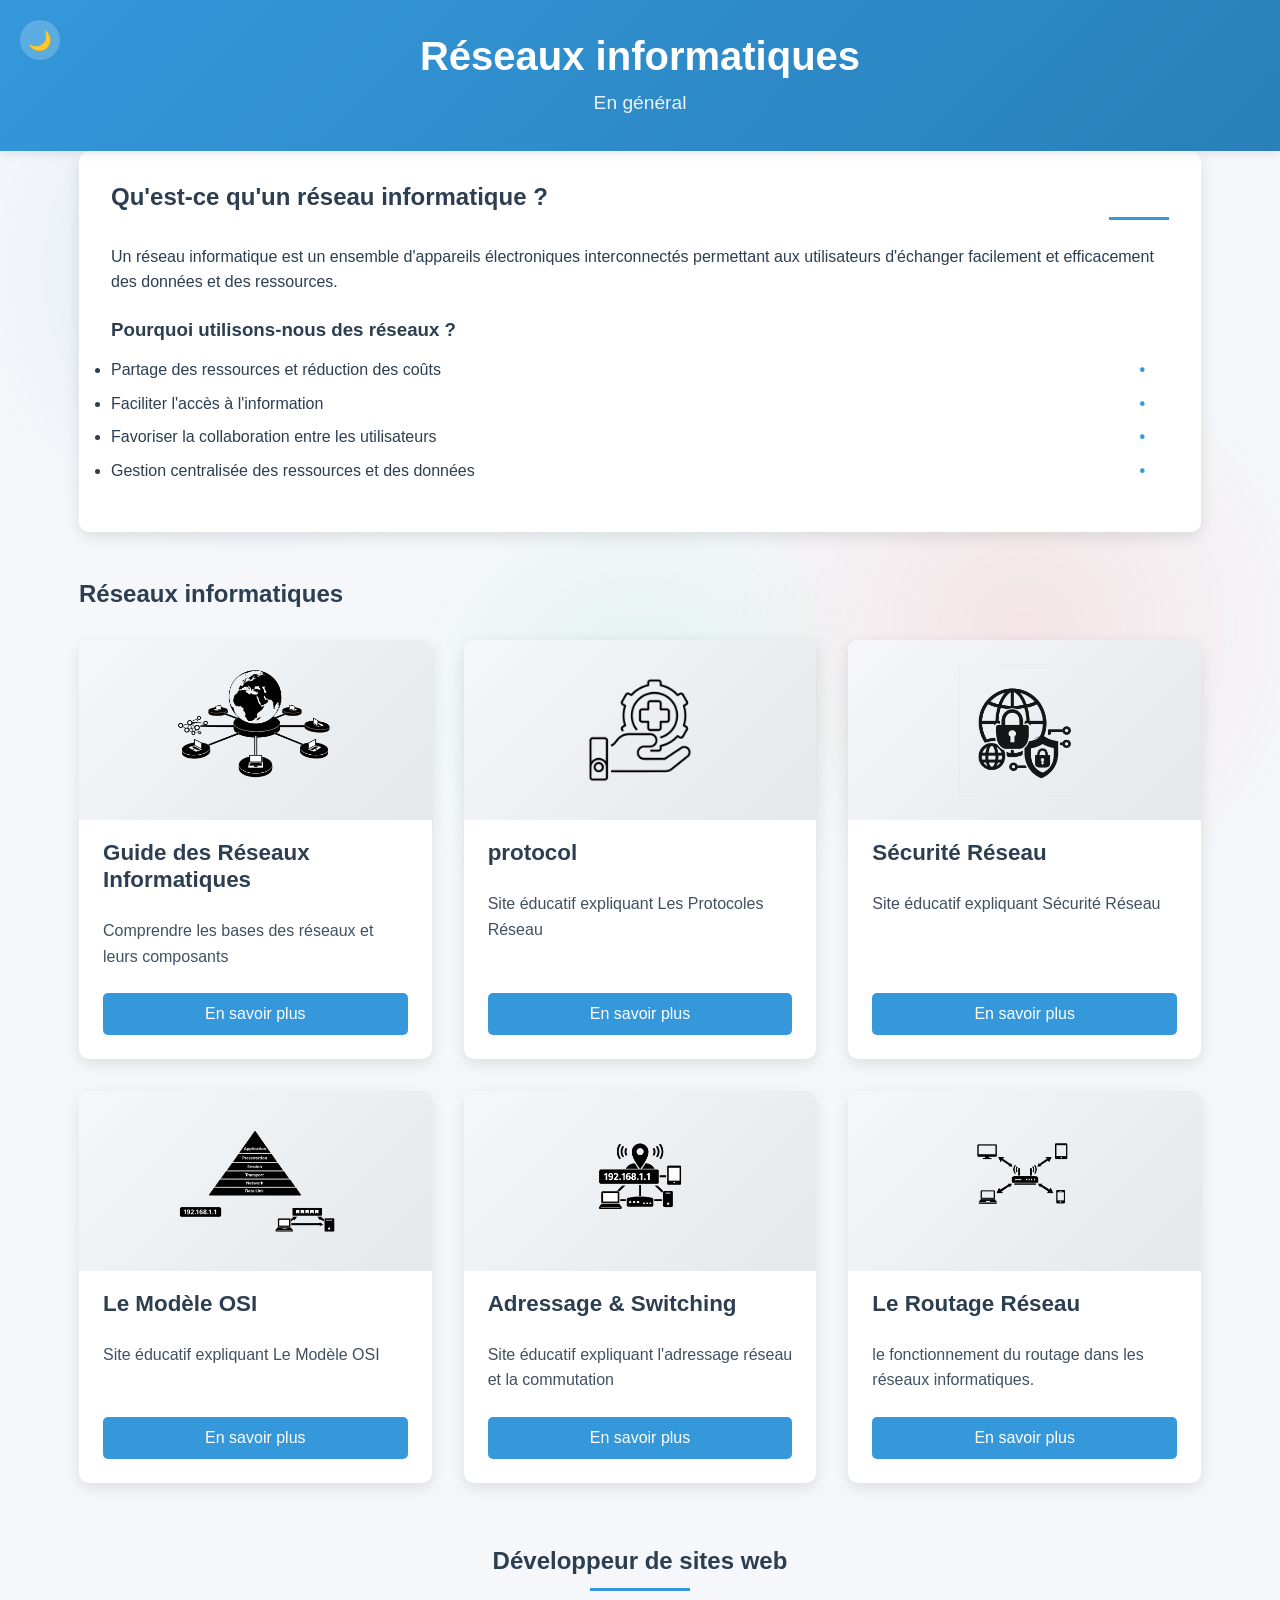
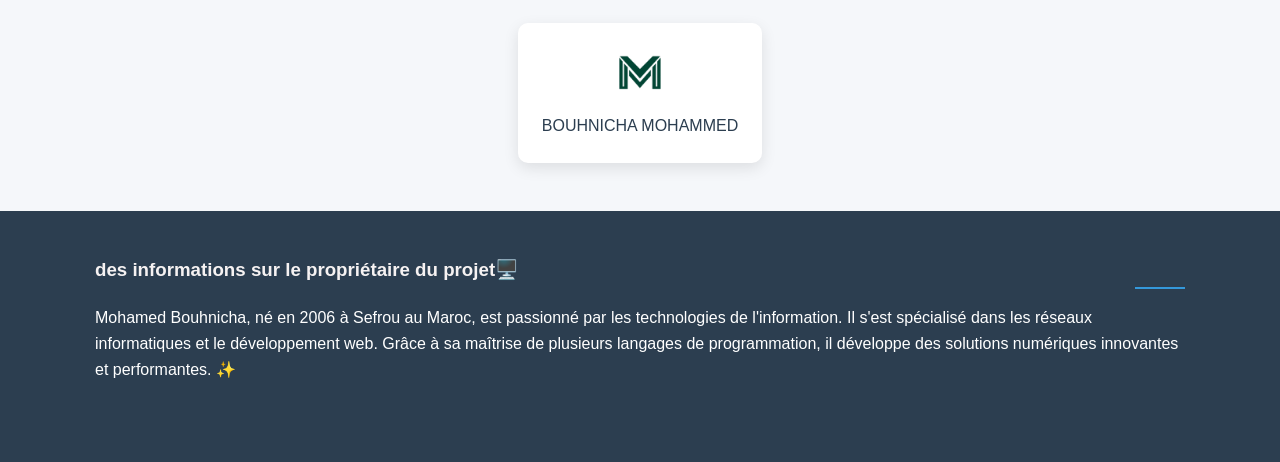
<file: index.html>
<!DOCTYPE html>
<html lang="fr" dir="ltr">
<head>
    <meta charset="UTF-8">
    <meta name="viewport" content="width=device-width, initial-scale=1.0">
    <title>réseau informatique</title>
    <link rel="stylesheet" href="base.css">
    <link rel="stylesheet" href="theme.css">
    <link rel="stylesheet" href="animations.css">
</head>
<body>
    <header>
        <div class="container">
            <h1>Réseaux informatiques</h1>
            <p class="subtitle">En général</p>
            <button id="theme-toggle" aria-label="تبديل الوضع الليلي">
                <span class="theme-icon">🌙</span>
            </button>
        </div>
    </header>

    <main class="container">
        <section class="intro">
            <h2>Qu'est-ce qu'un réseau informatique ?</h2>
            <p>Un réseau informatique est un ensemble d'appareils électroniques interconnectés permettant aux utilisateurs d'échanger facilement et efficacement des données et des ressources.</p>
            
            <h3>Pourquoi utilisons-nous des réseaux ?</h3>
            <ul>
                <li>Partage des ressources et réduction des coûts</li>
                <li>Faciliter l'accès à l'information</li>
                <li>Favoriser la collaboration entre les utilisateurs</li>
                <li>Gestion centralisée des ressources et des données</li>
            </ul>
        </section>

        <section class="network-types">
            <h2>Réseaux informatiques</h2>


            <div class="cards-container">
                <!-- LAN Card -->
                <div class="network-card" data-type="lan">
                    <div class="card-image">
                        <img src="resau.png" alt="Réseaux Informatiques" >
                    </div>
                    <h3>Guide des Réseaux Informatiques</h3>
                    <p>Comprendre les bases des réseaux et leurs composants</p>
                    <a href="definition.html" class="read-more">En savoir plus</a>
                </div>

                <!-- WAN Card -->
                <div class="network-card" data-type="wan">
                    <div class="card-image">
                        <img src="proto.png" alt="Réseaux Informatiques" >
                    </div>
                    <h3>protocol</h3>
                    <p>Site éducatif expliquant Les Protocoles Réseau</p>
                    <a href="protocol.html" class="read-more">En savoir plus</a>
                </div>

                <!-- MAN Card -->
                <div class="network-card" data-type="man">
                    <div class="card-image">
                        <img src="vraisec.png" alt="Réseaux Informatiques" >
                    </div>
                    <h3>Sécurité Réseau</h3>
                    <p>Site éducatif expliquant Sécurité Réseau </p>
                    <a href="securite.html" class="read-more">En savoir plus</a>
                </div>
            
                <!-- PAN Card -->
                <div class="network-card" data-type="pan">
                    <div class="card-image">
                        <img  src="osi.png" alt="شبكة شخصية PAN" >
                    </div>
                    <h3>Le Modèle OSI</h3>
                    <p>Site éducatif expliquant Le Modèle OSI  </p>
                    <a href="osi-model.html" class="read-more">En savoir plus</a>
                </div>

                <!-- WLAN Card -->
                <div class="network-card" data-type="wlan">
                    <div class="card-image">
                        <img src="addresag.png" alt="شبكة لاسلكية WLAN" >
                    </div>
                    <h3>Adressage & Switching</h3>
                    <p>Site éducatif expliquant l'adressage réseau et la commutation</p>
                    <a href="Adressage.html" class="read-more">En savoir plus</a>
                </div>

                <!-- VPN Card -->
                <div class="network-card" data-type="vpn">
                    <div class="card-image">
                        <img src="rout.png" alt="Le Routage Réseau" >
                    </div>
                    <h3>Le Routage Réseau</h3>
                    <p> le fonctionnement du routage dans les réseaux informatiques.</p>
                    <a href="Routage.html" class="read-more">En savoir plus</a>
                </div>
            </div>
        </section>

        <section class="protocols">
            <h2>Développeur de sites web</h2>
            <div class="protocols-grid">
                
                <div class="protocol">
                    <img src="MB.png" alt="واي فاي" class="protocol-icon">
                    <span>BOUHNICHA MOHAMMED</span>
                </div>
                
            </div>
        </section>
    </main>

    <footer>
        <div class="container">
            <div class="footer-content">
                <div class="footer-section">
                    <h3>des informations sur le propriétaire du projet🖥️</h3>
                    <p>Mohamed Bouhnicha, né en 2006 à Sefrou au Maroc, est passionné par les technologies de l'information. Il s'est spécialisé dans les réseaux informatiques et le développement web. Grâce à sa maîtrise de plusieurs langages de programmation, il développe des solutions numériques innovantes et performantes. ✨</p>
                </div>
               
    </footer>

    <script src="main.js"></script>
</body>
</html>
</file>
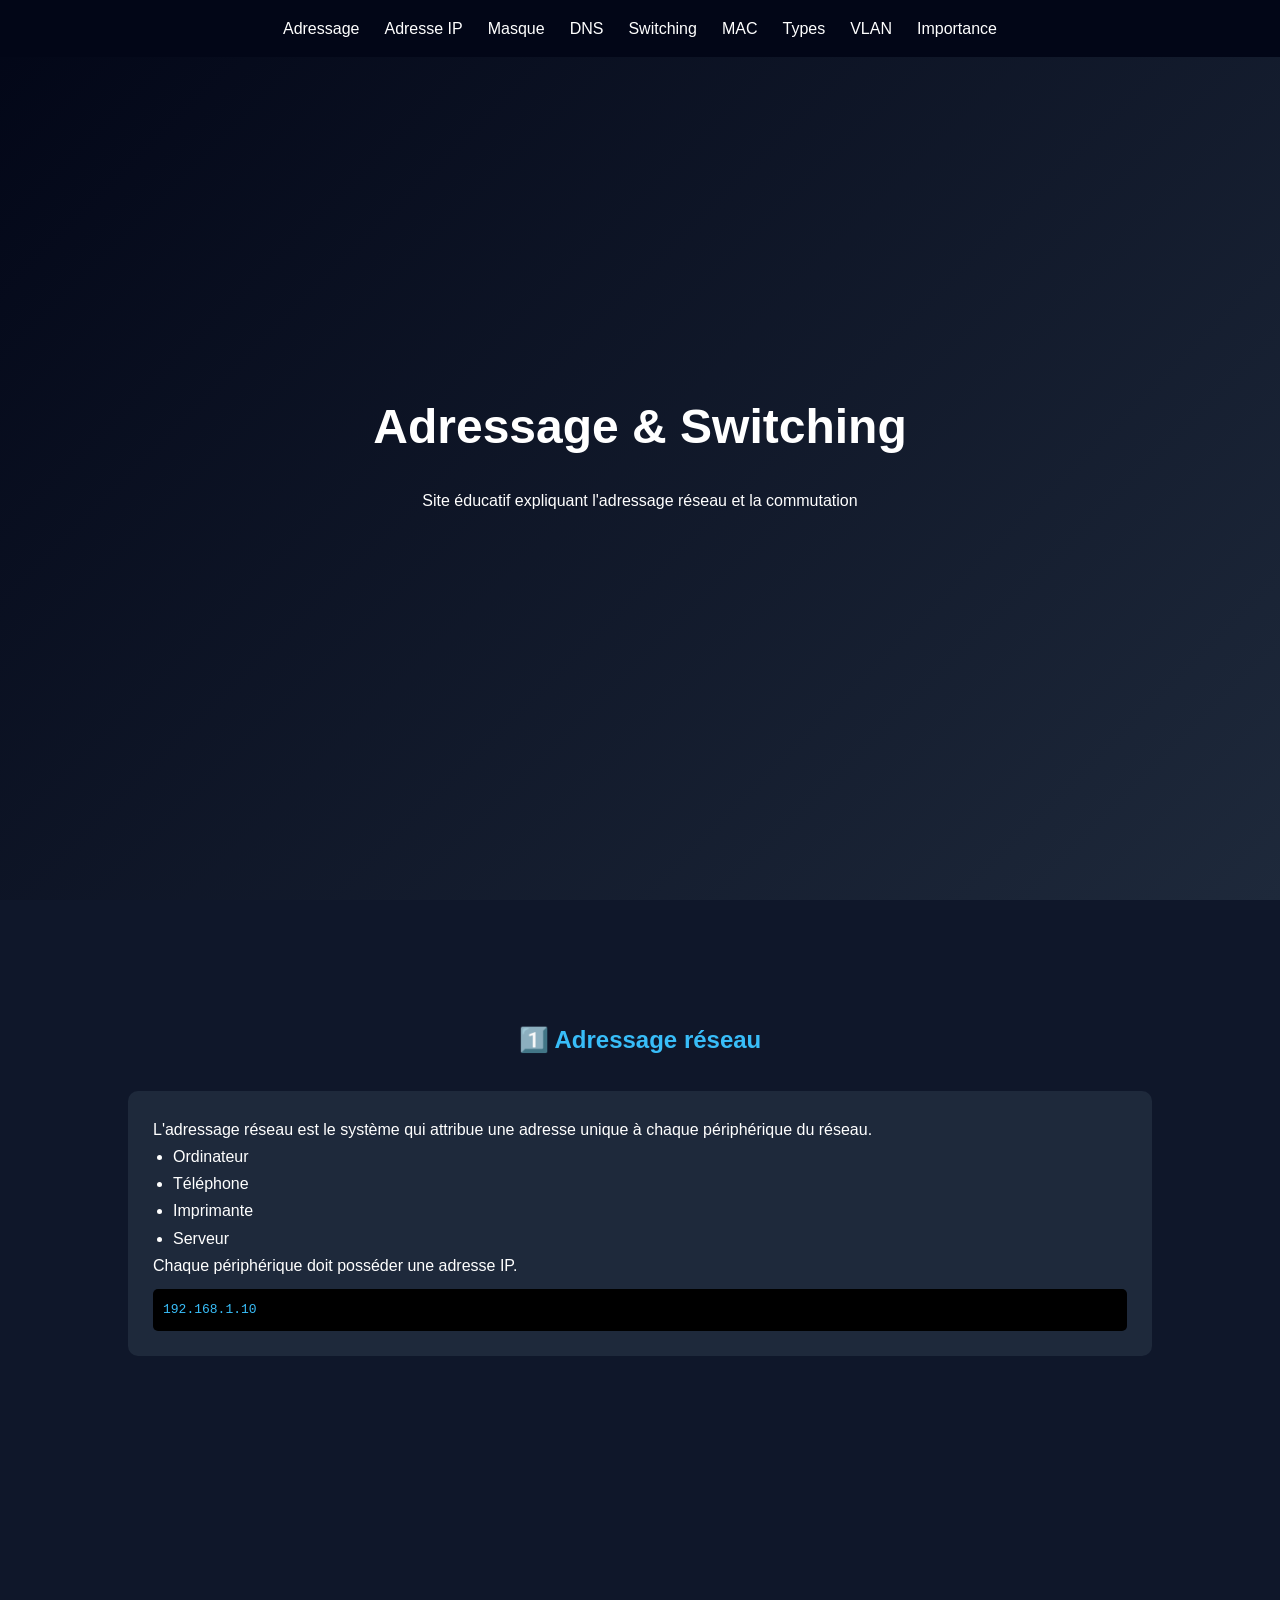
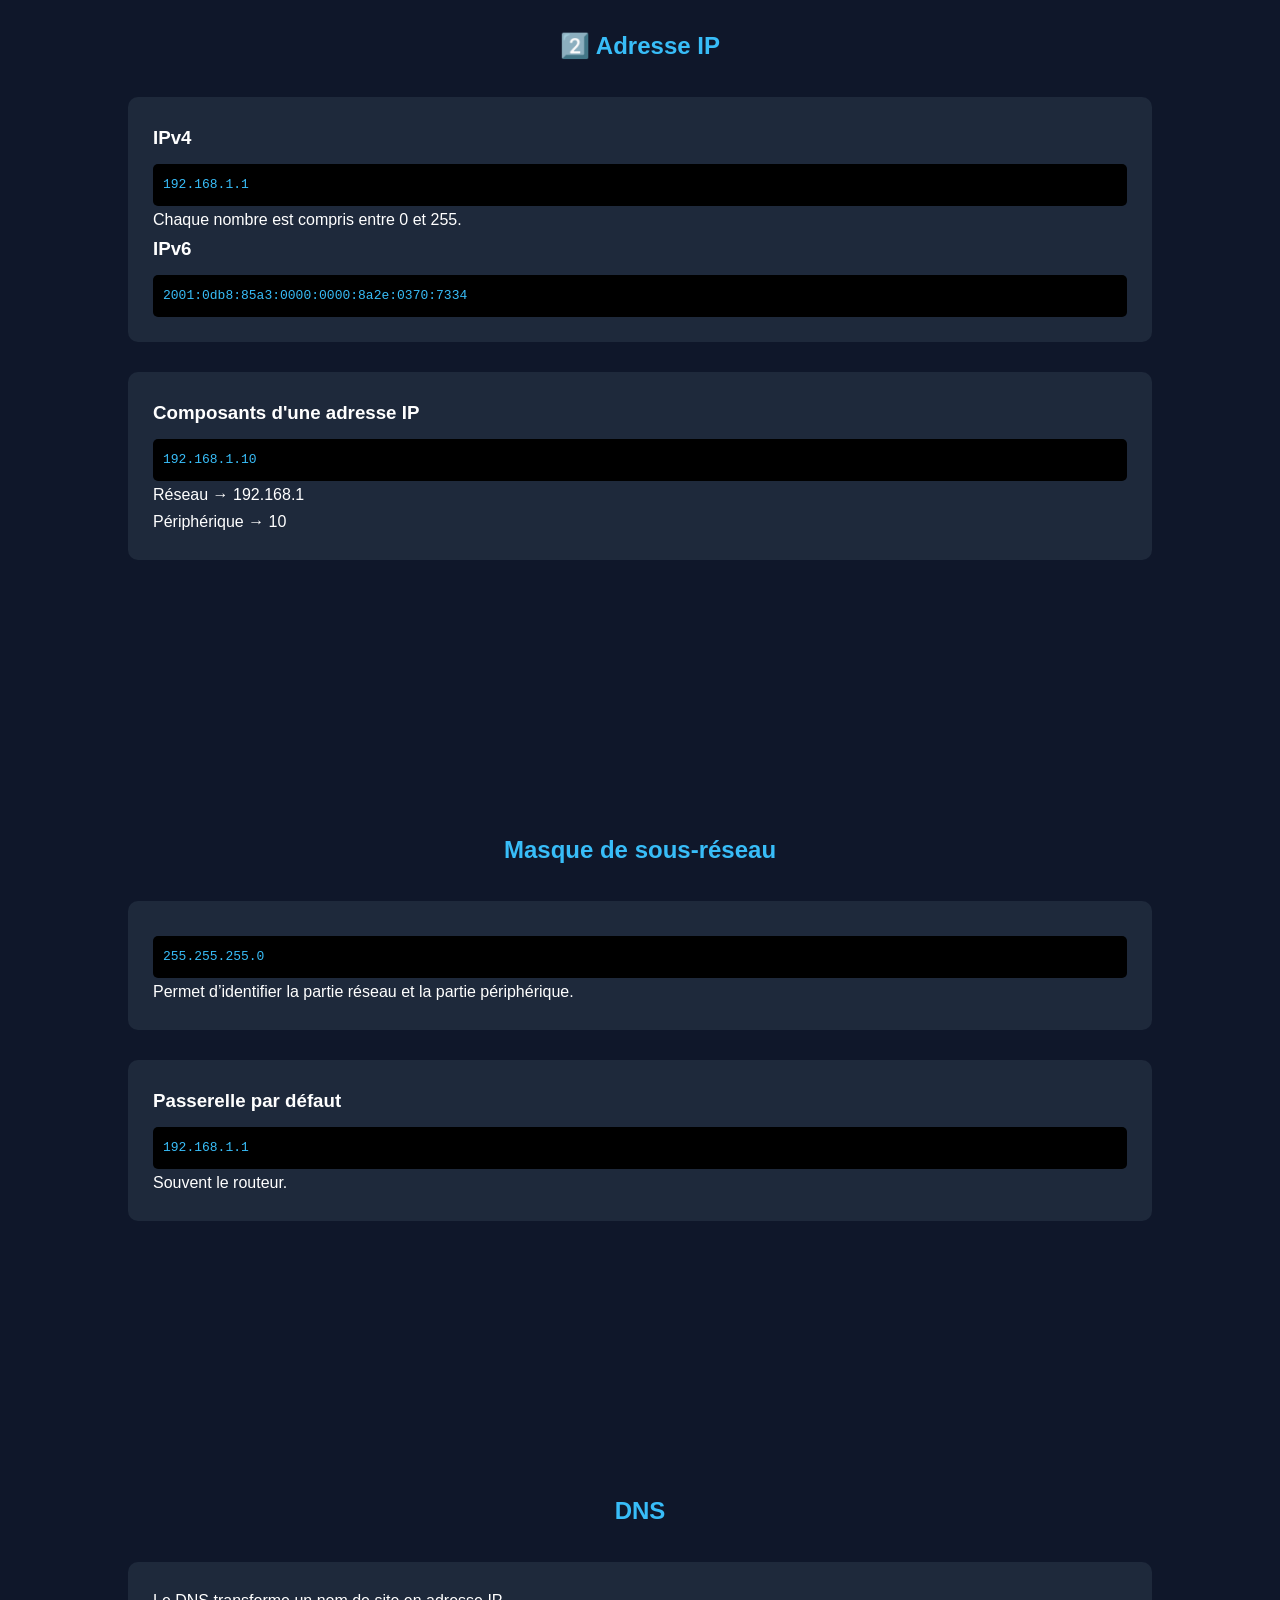
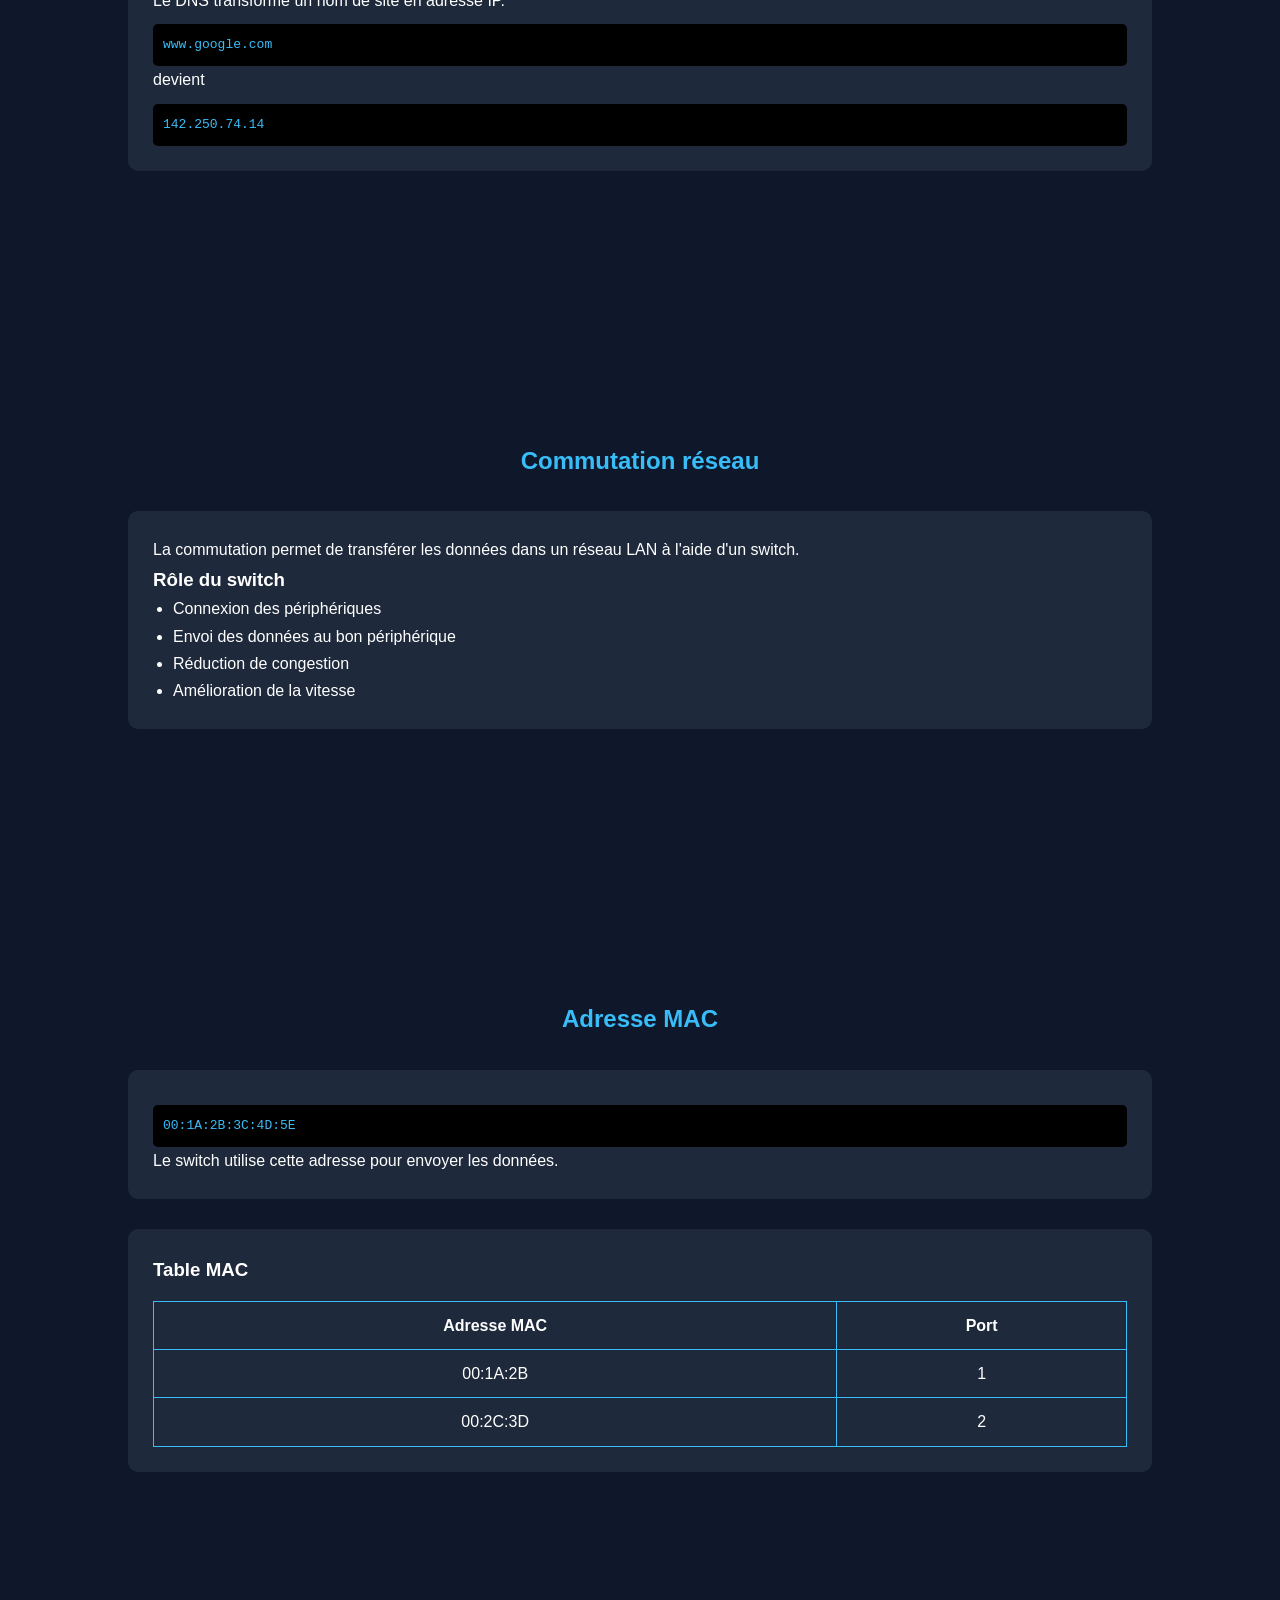
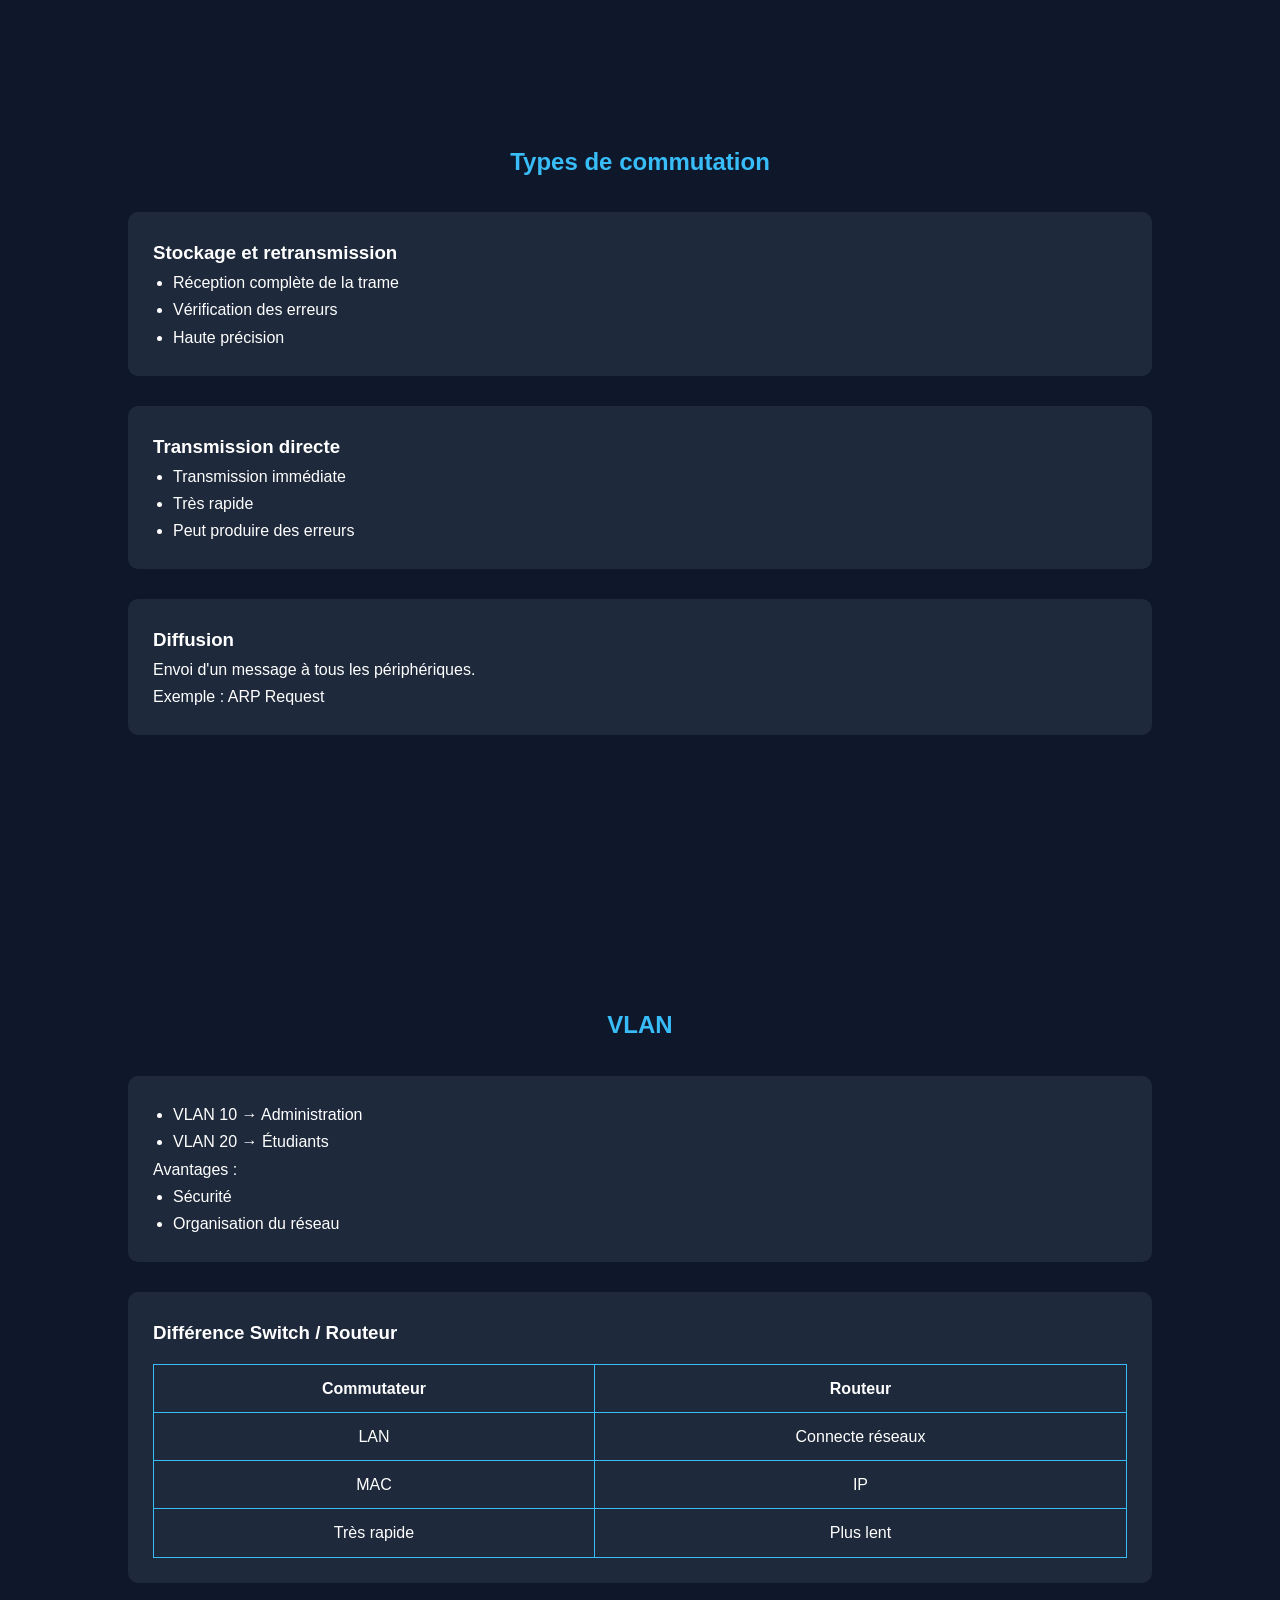
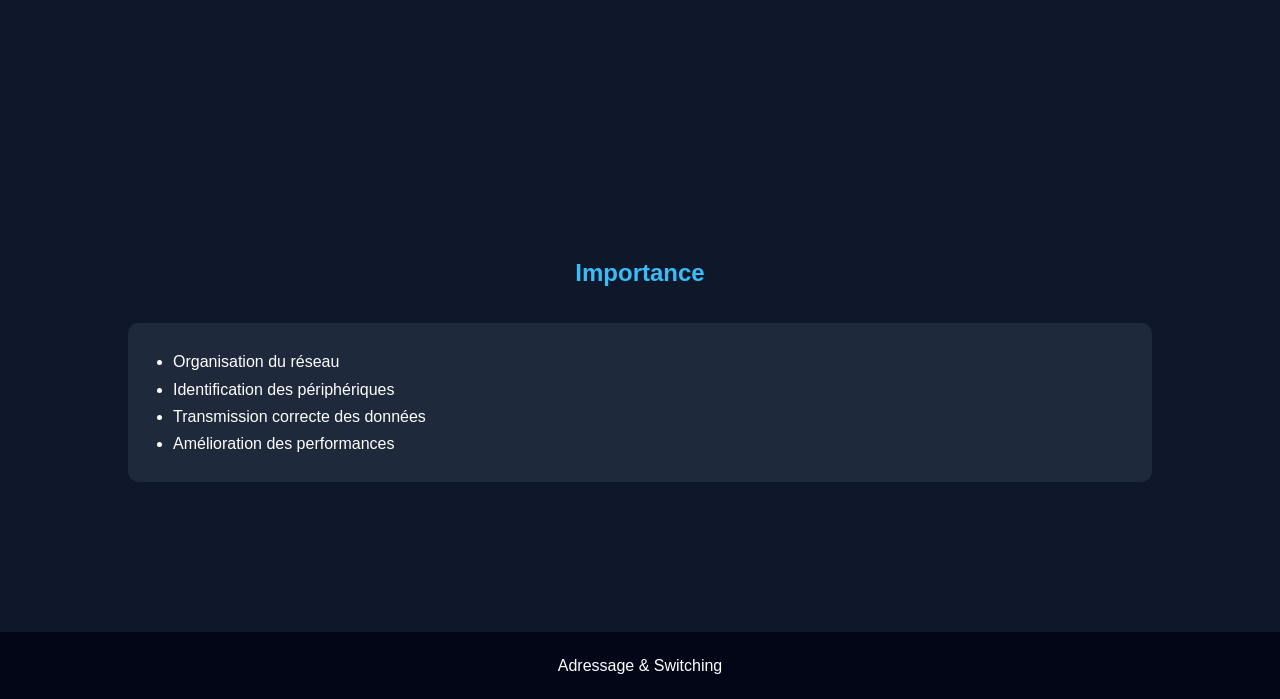
<file: Adressage.html>
<!DOCTYPE html>
<html lang="fr">
<head>
<meta charset="UTF-8">
<title>Réseaux informatiques</title>

<style>

*{
margin:0;
padding:0;
box-sizing:border-box;
font-family:Arial, Helvetica, sans-serif;
}

body{
background:#0f172a;
color:white;
line-height:1.7;
scroll-behavior:smooth;
}

header{
position:fixed;
top:0;
width:100%;
background:#020617;
padding:15px;
z-index:1000;
}

nav{
display:flex;
justify-content:center;
gap:25px;
flex-wrap:wrap;
}

nav a{
color:white;
text-decoration:none;
font-size:16px;
transition:0.3s;
}

nav a:hover{
color:#38bdf8;
}

.hero{
height:100vh;
display:flex;
flex-direction:column;
justify-content:center;
align-items:center;
text-align:center;
background:linear-gradient(135deg,#020617,#1e293b);
padding:20px;
}

.hero h1{
font-size:48px;
margin-bottom:20px;
animation:fade 2s;
}

section{
padding:120px 10%;
}

h2{
color:#38bdf8;
text-align:center;
margin-bottom:30px;
}

.card{
background:#1e293b;
padding:25px;
margin-bottom:30px;
border-radius:10px;
transform:translateY(40px);
opacity:0;
transition:0.6s;
}

.card.show{
transform:translateY(0);
opacity:1;
}

.card:hover{
transform:scale(1.03);
background:#334155;
}

.code{
background:black;
padding:10px;
border-radius:5px;
margin-top:10px;
color:#38bdf8;
font-family:monospace;
}

table{
width:100%;
border-collapse:collapse;
margin-top:15px;
}

table th,table td{
border:1px solid #38bdf8;
padding:10px;
text-align:center;
}

footer{
text-align:center;
padding:20px;
background:#020617;
}

ul{
margin-left:20px;
}

@keyframes fade{
from{opacity:0}
to{opacity:1}
}

</style>
</head>

<body>

<header>
<nav>
<a href="#adressage">Adressage</a>
<a href="#ip">Adresse IP</a>
<a href="#subnet">Masque</a>
<a href="#dns">DNS</a>
<a href="#switch">Switching</a>
<a href="#mac">MAC</a>
<a href="#types">Types</a>
<a href="#vlan">VLAN</a>
<a href="#importance">Importance</a>
</nav>
</header>

<div class="hero">
<h1>Adressage & Switching</h1>
<p>Site éducatif expliquant l'adressage réseau et la commutation</p>
</div>

<section id="adressage">

<h2>1️⃣ Adressage réseau</h2>

<div class="card">
<p>
L'adressage réseau est le système qui attribue une adresse unique à chaque périphérique du réseau.
</p>

<ul>
<li>Ordinateur</li>
<li>Téléphone</li>
<li>Imprimante</li>
<li>Serveur</li>
</ul>

<p>Chaque périphérique doit posséder une adresse IP.</p>

<div class="code">
192.168.1.10
</div>

</div>

</section>

<section id="ip">

<h2>2️⃣ Adresse IP</h2>

<div class="card">

<h3>IPv4</h3>

<div class="code">
192.168.1.1
</div>

<p>Chaque nombre est compris entre 0 et 255.</p>

<h3>IPv6</h3>

<div class="code">
2001:0db8:85a3:0000:0000:8a2e:0370:7334
</div>

</div>

<div class="card">

<h3>Composants d'une adresse IP</h3>

<div class="code">
192.168.1.10
</div>

<p>Réseau → 192.168.1</p>
<p>Périphérique → 10</p>

</div>

</section>

<section id="subnet">

<h2>Masque de sous-réseau</h2>

<div class="card">

<div class="code">
255.255.255.0
</div>

<p>Permet d’identifier la partie réseau et la partie périphérique.</p>

</div>

<div class="card">

<h3>Passerelle par défaut</h3>

<div class="code">
192.168.1.1
</div>

<p>Souvent le routeur.</p>

</div>

</section>

<section id="dns">

<h2>DNS</h2>

<div class="card">

<p>Le DNS transforme un nom de site en adresse IP.</p>

<div class="code">
www.google.com
</div>

devient

<div class="code">
142.250.74.14
</div>

</div>

</section>

<section id="switch">

<h2>Commutation réseau</h2>

<div class="card">

<p>La commutation permet de transférer les données dans un réseau LAN à l'aide d'un switch.</p>

<h3>Rôle du switch</h3>

<ul>
<li>Connexion des périphériques</li>
<li>Envoi des données au bon périphérique</li>
<li>Réduction de congestion</li>
<li>Amélioration de la vitesse</li>
</ul>

</div>

</section>

<section id="mac">

<h2>Adresse MAC</h2>

<div class="card">

<div class="code">
00:1A:2B:3C:4D:5E
</div>

<p>Le switch utilise cette adresse pour envoyer les données.</p>

</div>

<div class="card">

<h3>Table MAC</h3>

<table>

<tr>
<th>Adresse MAC</th>
<th>Port</th>
</tr>

<tr>
<td>00:1A:2B</td>
<td>1</td>
</tr>

<tr>
<td>00:2C:3D</td>
<td>2</td>
</tr>

</table>

</div>

</section>

<section id="types">

<h2>Types de commutation</h2>

<div class="card">

<h3>Stockage et retransmission</h3>

<ul>
<li>Réception complète de la trame</li>
<li>Vérification des erreurs</li>
<li>Haute précision</li>
</ul>

</div>

<div class="card">

<h3>Transmission directe</h3>

<ul>
<li>Transmission immédiate</li>
<li>Très rapide</li>
<li>Peut produire des erreurs</li>
</ul>

</div>

<div class="card">

<h3>Diffusion</h3>

<p>Envoi d'un message à tous les périphériques.</p>

<p>Exemple : ARP Request</p>

</div>

</section>

<section id="vlan">

<h2>VLAN</h2>

<div class="card">

<ul>
<li>VLAN 10 → Administration</li>
<li>VLAN 20 → Étudiants</li>
</ul>

<p>Avantages :</p>

<ul>
<li>Sécurité</li>
<li>Organisation du réseau</li>
</ul>

</div>

<div class="card">

<h3>Différence Switch / Routeur</h3>

<table>

<tr>
<th>Commutateur</th>
<th>Routeur</th>
</tr>

<tr>
<td>LAN</td>
<td>Connecte réseaux</td>
</tr>

<tr>
<td>MAC</td>
<td>IP</td>
</tr>

<tr>
<td>Très rapide</td>
<td>Plus lent</td>
</tr>

</table>

</div>

</section>

<section id="importance">

<h2>Importance</h2>

<div class="card">

<ul>
<li>Organisation du réseau</li>
<li>Identification des périphériques</li>
<li>Transmission correcte des données</li>
<li>Amélioration des performances</li>
</ul>

</div>

</section>

<footer>
Adressage & Switching
</footer>

<script>

const cards=document.querySelectorAll(".card");

window.addEventListener("scroll",()=>{

const trigger=window.innerHeight*0.85;

cards.forEach(card=>{

const top=card.getBoundingClientRect().top;

if(top<trigger){
card.classList.add("show");
}

});

});

</script>

</body>
</html>
</file>
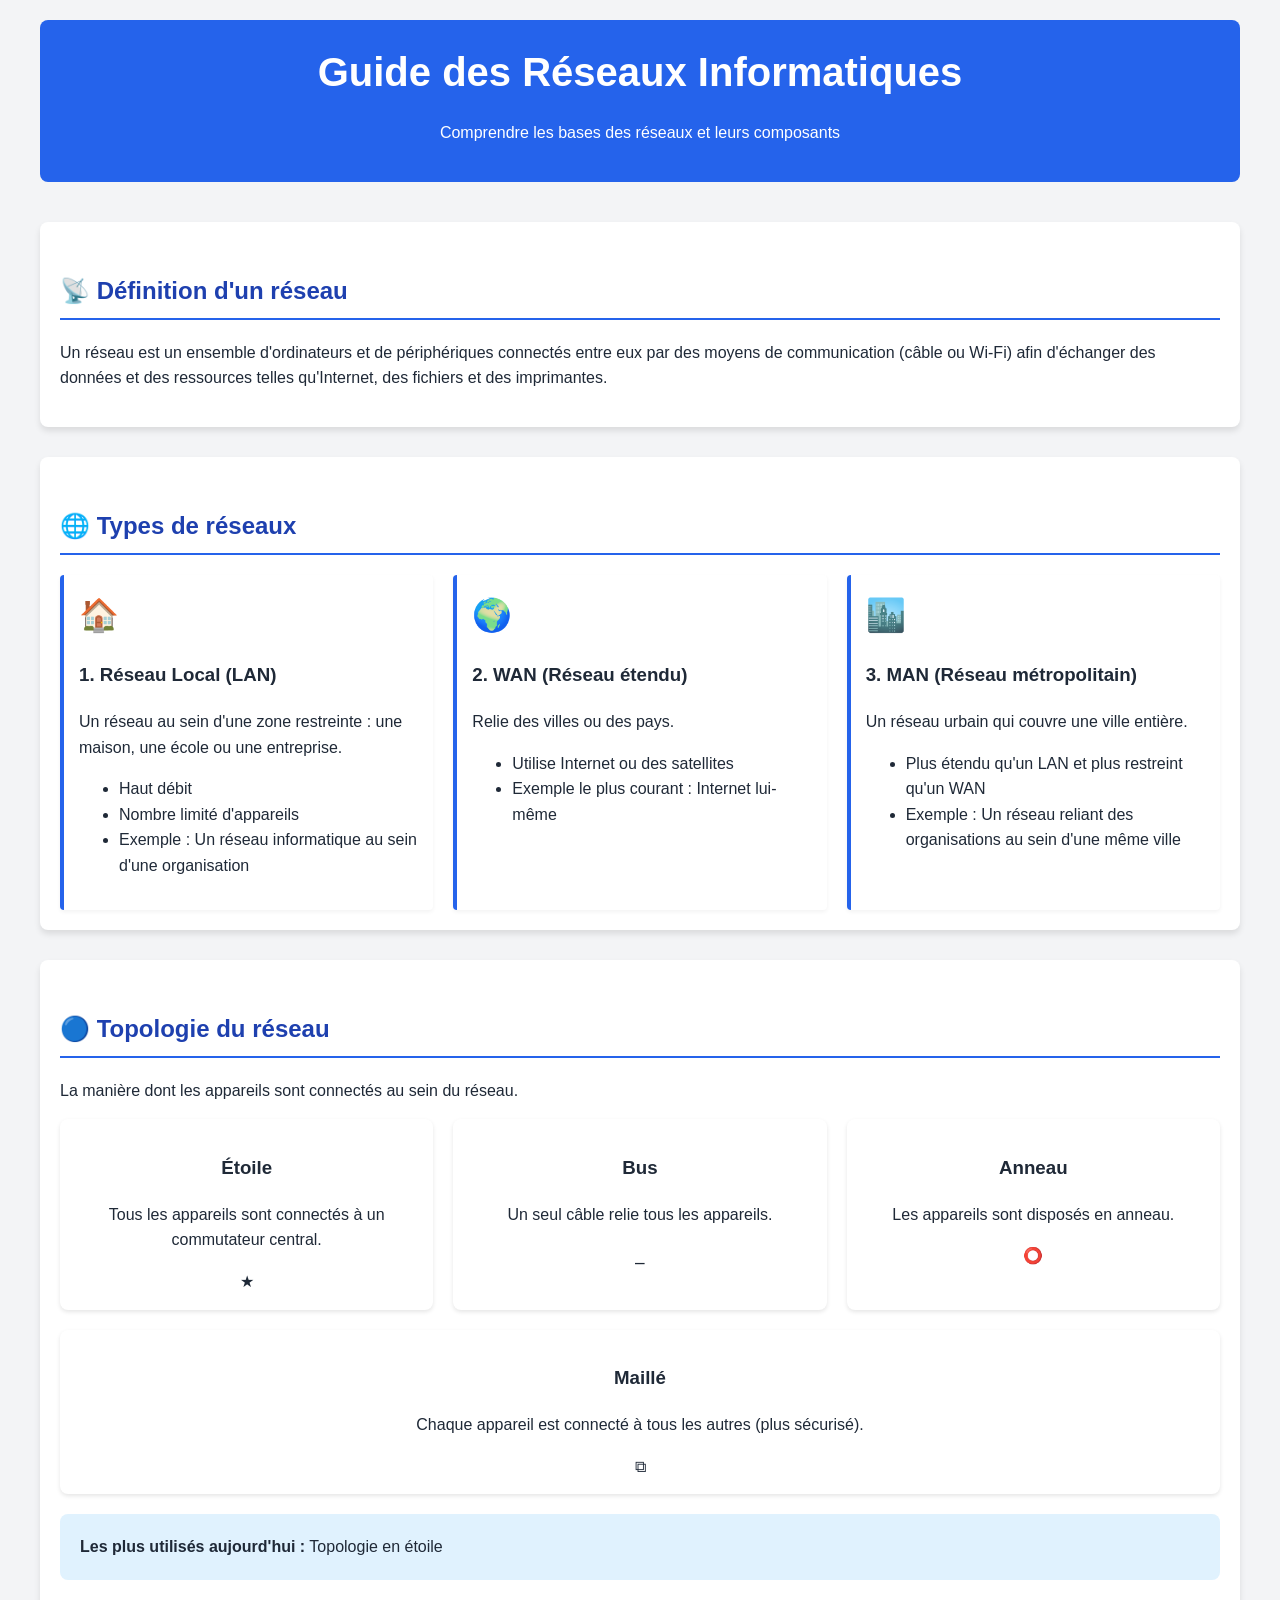
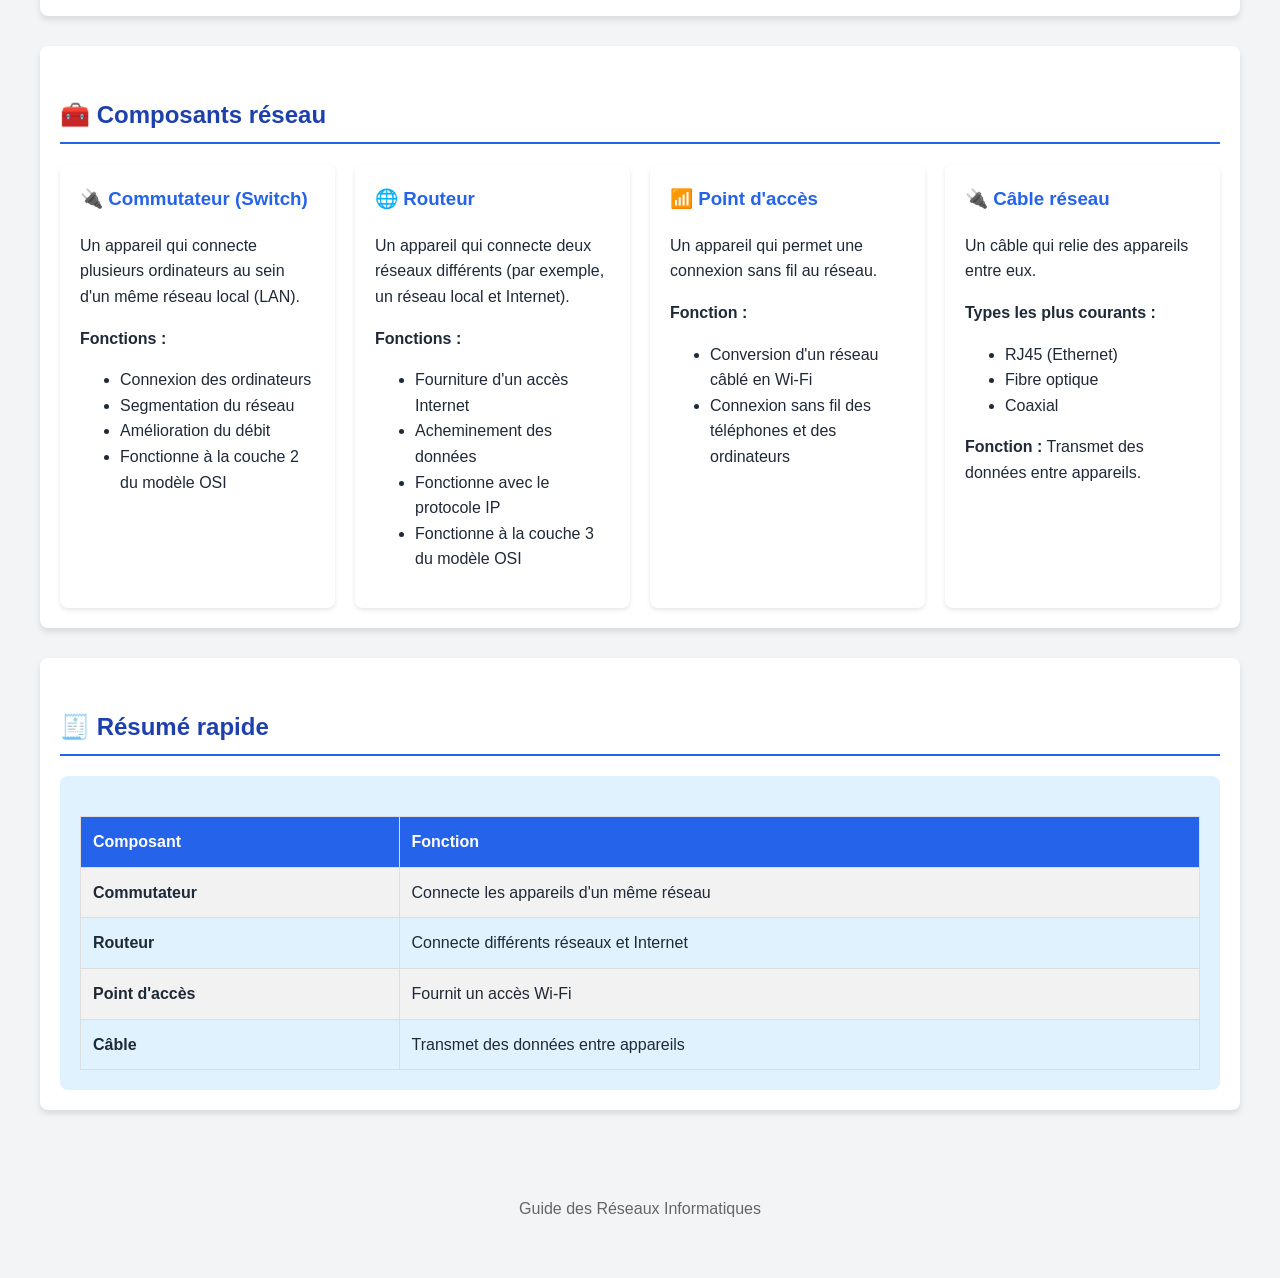
<file: definition.html>
<!DOCTYPE html>
<html lang="fr">
<head>
    <meta charset="UTF-8">
    <meta name="viewport" content="width=device-width, initial-scale=1.0">
    <title>Réseaux informatiques</title>
    <style>
        :root {
            --primary: #2563eb;
            --secondary: #1e40af;
            --text: #1f2937;
            --bg: #f3f4f6;
            --card-bg: #ffffff;
        }
        
        body {
            font-family: 'Segoe UI', Tahoma, Geneva, Verdana, sans-serif;
            line-height: 1.6;
            color: var(--text);
            background-color: var(--bg);
            max-width: 1200px;
            margin: 0 auto;
            padding: 20px;
        }
        
        header {
            text-align: center;
            margin-bottom: 40px;
            padding: 20px;
            background-color: var(--primary);
            color: white;
            border-radius: 8px;
        }
        
        h1 {
            margin: 0;
            font-size: 2.5rem;
        }
        
        h2 {
            color: var(--secondary);
            border-bottom: 2px solid var(--primary);
            padding-bottom: 8px;
            margin-top: 30px;
        }
        
        .section {
            background-color: var(--card-bg);
            border-radius: 8px;
            padding: 20px;
            margin-bottom: 30px;
            box-shadow: 0 4px 6px rgba(0, 0, 0, 0.1);
        }
        
        .grid {
            display: grid;
            grid-template-columns: repeat(auto-fit, minmax(300px, 1fr));
            gap: 20px;
            margin-top: 20px;
        }
        
        .card {
            background-color: white;
            border-left: 4px solid var(--primary);
            padding: 15px;
            border-radius: 4px;
            box-shadow: 0 2px 4px rgba(0, 0, 0, 0.05);
        }
        
        .icon {
            font-size: 2rem;
            margin-bottom: 10px;
        }
        
        .topology {
            display: flex;
            flex-wrap: wrap;
            gap: 20px;
            justify-content: center;
        }
        
        .topology-item {
            flex: 1;
            min-width: 250px;
            text-align: center;
            padding: 15px;
            background-color: white;
            border-radius: 8px;
            box-shadow: 0 2px 4px rgba(0, 0, 0, 0.1);
        }
        
        .components {
            display: grid;
            grid-template-columns: repeat(auto-fit, minmax(250px, 1fr));
            gap: 20px;
        }
        
        .component {
            background-color: white;
            padding: 20px;
            border-radius: 8px;
            box-shadow: 0 2px 4px rgba(0, 0, 0, 0.1);
        }
        
        .component h3 {
            color: var(--primary);
            margin-top: 0;
        }
        
        .summary {
            background-color: #e0f2fe;
            padding: 20px;
            border-radius: 8px;
            margin-top: 20px;
        }
        
        table {
            width: 100%;
            border-collapse: collapse;
            margin-top: 20px;
        }
        
        th, td {
            border: 1px solid #ddd;
            padding: 12px;
            text-align: left;
        }
        
        th {
            background-color: var(--primary);
            color: white;
        }
        
        tr:nth-child(even) {
            background-color: #f2f2f2;
        }
        
        @media (max-width: 768px) {
            .grid, .topology, .components {
                grid-template-columns: 1fr;
            }
        }
    </style>
</head>
<body>
    <header>
        <h1>Guide des Réseaux Informatiques</h1>
        <p>Comprendre les bases des réseaux et leurs composants</p>
    </header>

    <section class="section">
        <h2>📡 Définition d'un réseau</h2>
        <p>Un réseau est un ensemble d'ordinateurs et de périphériques connectés entre eux par des moyens de communication (câble ou Wi-Fi) afin d'échanger des données et des ressources telles qu'Internet, des fichiers et des imprimantes.</p>
    </section>

    <section class="section">
        <h2>🌐 Types de réseaux</h2>
        <div class="grid">
            <div class="card">
                <div class="icon">🏠</div>
                <h3>1. Réseau Local (LAN)</h3>
                <p>Un réseau au sein d'une zone restreinte : une maison, une école ou une entreprise.</p>
                <ul>
                    <li>Haut débit</li>
                    <li>Nombre limité d'appareils</li>
                    <li>Exemple : Un réseau informatique au sein d'une organisation</li>
                </ul>
            </div>
            
            <div class="card">
                <div class="icon">🌍</div>
                <h3>2. WAN (Réseau étendu)</h3>
                <p>Relie des villes ou des pays.</p>
                <ul>
                    <li>Utilise Internet ou des satellites</li>
                    <li>Exemple le plus courant : Internet lui-même</li>
                </ul>
            </div>
            
            <div class="card">
                <div class="icon">🏙️</div>
                <h3>3. MAN (Réseau métropolitain)</h3>
                <p>Un réseau urbain qui couvre une ville entière.</p>
                <ul>
                    <li>Plus étendu qu'un LAN et plus restreint qu'un WAN</li>
                    <li>Exemple : Un réseau reliant des organisations au sein d'une même ville</li>
                </ul>
            </div>
        </div>
    </section>

    <section class="section">
        <h2>🔵 Topologie du réseau</h2>
        <p>La manière dont les appareils sont connectés au sein du réseau.</p>
        
        <div class="topology">
            <div class="topology-item">
                <h3>Étoile</h3>
                <p>Tous les appareils sont connectés à un commutateur central.</p>
                <div>★</div>
            </div>
            
            <div class="topology-item">
                <h3>Bus</h3>
                <p>Un seul câble relie tous les appareils.</p>
                <div>⎯</div>
            </div>
            
            <div class="topology-item">
                <h3>Anneau</h3>
                <p>Les appareils sont disposés en anneau.</p>
                <div>⭕</div>
            </div>
            
            <div class="topology-item">
                <h3>Maillé</h3>
                <p>Chaque appareil est connecté à tous les autres (plus sécurisé).</p>
                <div>⧉</div>
            </div>
        </div>
        
        <p class="summary"><strong>Les plus utilisés aujourd'hui :</strong> Topologie en étoile</p>
    </section>

    <section class="section">
        <h2>🧰 Composants réseau</h2>
        
        <div class="components">
            <div class="component">
                <h3>🔌 Commutateur (Switch)</h3>
                <p>Un appareil qui connecte plusieurs ordinateurs au sein d'un même réseau local (LAN).</p>
                <p><strong>Fonctions :</strong></p>
                <ul>
                    <li>Connexion des ordinateurs</li>
                    <li>Segmentation du réseau</li>
                    <li>Amélioration du débit</li>
                    <li>Fonctionne à la couche 2 du modèle OSI</li>
                </ul>
            </div>
            
            <div class="component">
                <h3>🌐 Routeur</h3>
                <p>Un appareil qui connecte deux réseaux différents (par exemple, un réseau local et Internet).</p>
                <p><strong>Fonctions :</strong></p>
                <ul>
                    <li>Fourniture d'un accès Internet</li>
                    <li>Acheminement des données</li>
                    <li>Fonctionne avec le protocole IP</li>
                    <li>Fonctionne à la couche 3 du modèle OSI</li>
                </ul>
            </div>
            
            <div class="component">
                <h3>📶 Point d'accès</h3>
                <p>Un appareil qui permet une connexion sans fil au réseau.</p>
                <p><strong>Fonction :</strong></p>
                <ul>
                    <li>Conversion d'un réseau câblé en Wi-Fi</li>
                    <li>Connexion sans fil des téléphones et des ordinateurs</li>
                </ul>
            </div>
            
            <div class="component">
                <h3>🔌 Câble réseau</h3>
                <p>Un câble qui relie des appareils entre eux.</p>
                <p><strong>Types les plus courants :</strong></p>
                <ul>
                    <li>RJ45 (Ethernet)</li>
                    <li>Fibre optique</li>
                    <li>Coaxial</li>
                </ul>
                <p><strong>Fonction :</strong> Transmet des données entre appareils.</p>
            </div>
        </div>
    </section>

    <section class="section">
        <h2>🧾 Résumé rapide</h2>
        <div class="summary">
            <table>
                <tr>
                    <th>Composant</th>
                    <th>Fonction</th>
                </tr>
                <tr>
                    <td><strong>Commutateur</strong></td>
                    <td>Connecte les appareils d'un même réseau</td>
                </tr>
                <tr>
                    <td><strong>Routeur</strong></td>
                    <td>Connecte différents réseaux et Internet</td>
                </tr>
                <tr>
                    <td><strong>Point d'accès</strong></td>
                    <td>Fournit un accès Wi-Fi</td>
                </tr>
                <tr>
                    <td><strong>Câble</strong></td>
                    <td>Transmet des données entre appareils</td>
                </tr>
            </table>
        </div>
    </section>

    <footer style="text-align: center; margin-top: 50px; padding: 20px; color: #666;">
        <p> Guide des Réseaux Informatiques</p>
    </footer>
</body>
</html>
</file>
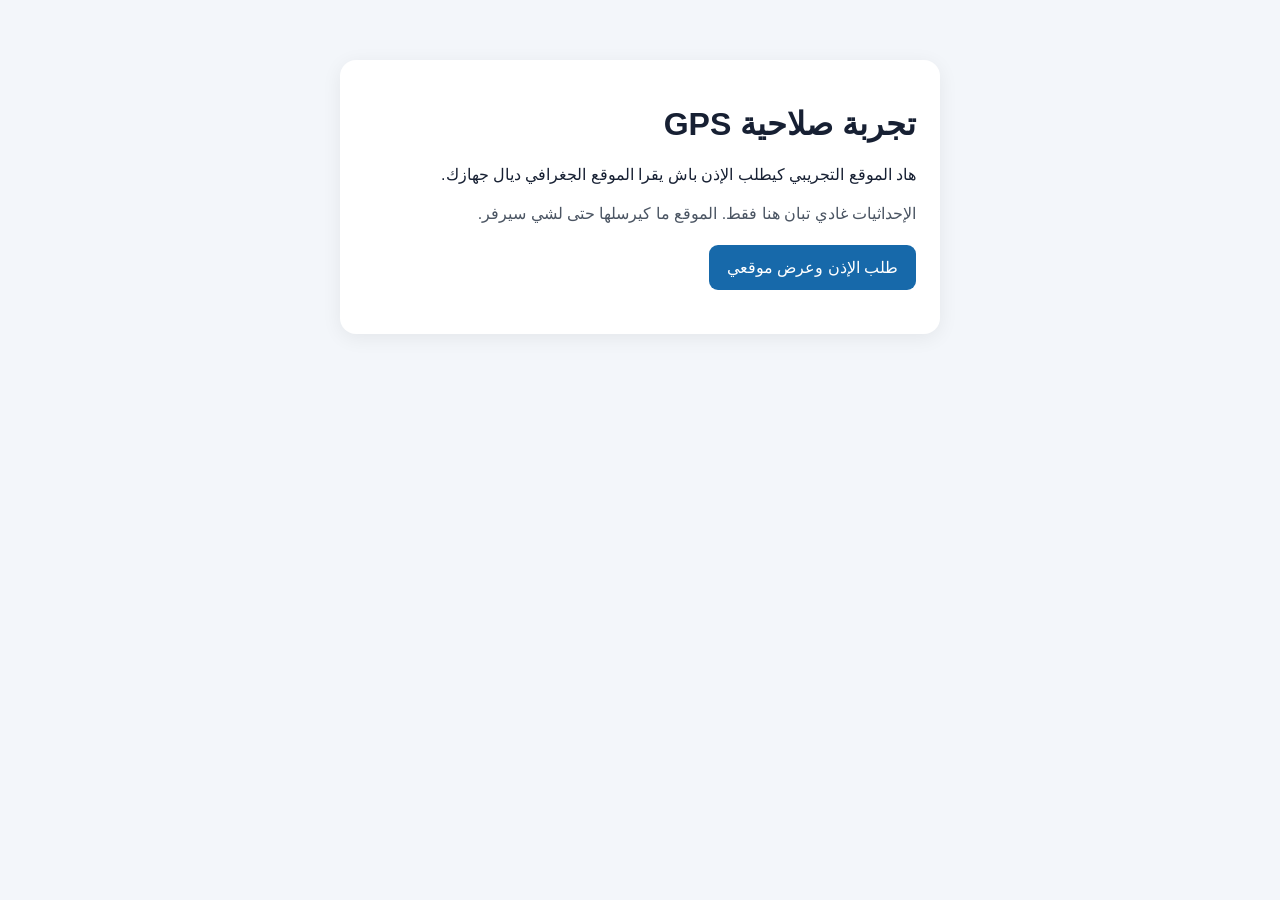
<file: gps-demo.html>
<!DOCTYPE html>
<html lang="ar" dir="rtl">
<head>
  <meta charset="UTF-8">
  <meta name="viewport" content="width=device-width, initial-scale=1">
  <title>تجربة صلاحية GPS</title>
  <style>
    body {
      font-family: Arial, sans-serif;
      max-width: 600px;
      margin: 40px auto;
      padding: 20px;
      background: #f3f6fa;
      color: #172033;
    }
    main {
      background: white;
      padding: 24px;
      border-radius: 16px;
      box-shadow: 0 4px 20px #0001;
    }
    button {
      padding: 13px 18px;
      border: 0;
      border-radius: 9px;
      background: #1769aa;
      color: white;
      font-size: 16px;
      cursor: pointer;
    }
    #result {
      margin-top: 20px;
      overflow-wrap: anywhere;
      line-height: 1.8;
    }
    .note { color: #4b5563; line-height: 1.8; }
  </style>
</head>
<body>
  <main>
    <h1>تجربة صلاحية GPS</h1>

    <p>
      هاد الموقع التجريبي كيطلب الإذن باش يقرا
      الموقع الجغرافي ديال جهازك.
    </p>

    <p class="note">
      الإحداثيات غادي تبان هنا فقط.
      الموقع ما كيرسلها حتى لشي سيرفر.
    </p>

    <button id="gpsButton">طلب الإذن وعرض موقعي</button>
    <div id="result" aria-live="polite"></div>
  </main>

  <script>
    const button = document.getElementById("gpsButton");
    const result = document.getElementById("result");

    button.addEventListener("click", () => {
      if (!window.isSecureContext) {
        result.textContent =
          "خاصك تفتح الموقع عبر HTTPS باش تخدم التجربة.";
        return;
      }

      if (!navigator.geolocation) {
        result.textContent =
          "المتصفح ديالك ما كيدعمش Geolocation.";
        return;
      }

      result.textContent = "كنستناو الموقع الجغرافي...";

      navigator.geolocation.getCurrentPosition(
        (position) => {
          const c = position.coords;

          result.replaceChildren();

          const lines = [
            "تم الحصول على الموقع بنجاح.",
            "Latitude: " + c.latitude,
            "Longitude: " + c.longitude,
            "دقة الموقع تقريباً: " + c.accuracy + " متر"
          ];

          lines.forEach((line) => {
            const p = document.createElement("p");
            p.textContent = line;
            result.appendChild(p);
          });
        },
        (error) => {
          const messages = {
            1: "رفضتي الإذن أو المتصفح منع الوصول.",
            2: "الموقع الجغرافي غير متوفر حالياً.",
            3: "سالَت مدة الانتظار. جرّب مرة أخرى."
          };

          result.textContent =
            messages[error.code] || "وقع خطأ غير معروف.";
        },
        {
          enableHighAccuracy: true,
          timeout: 15000,
          maximumAge: 0
        }
      );
    });
  </script>
</body>
</html>
</file>
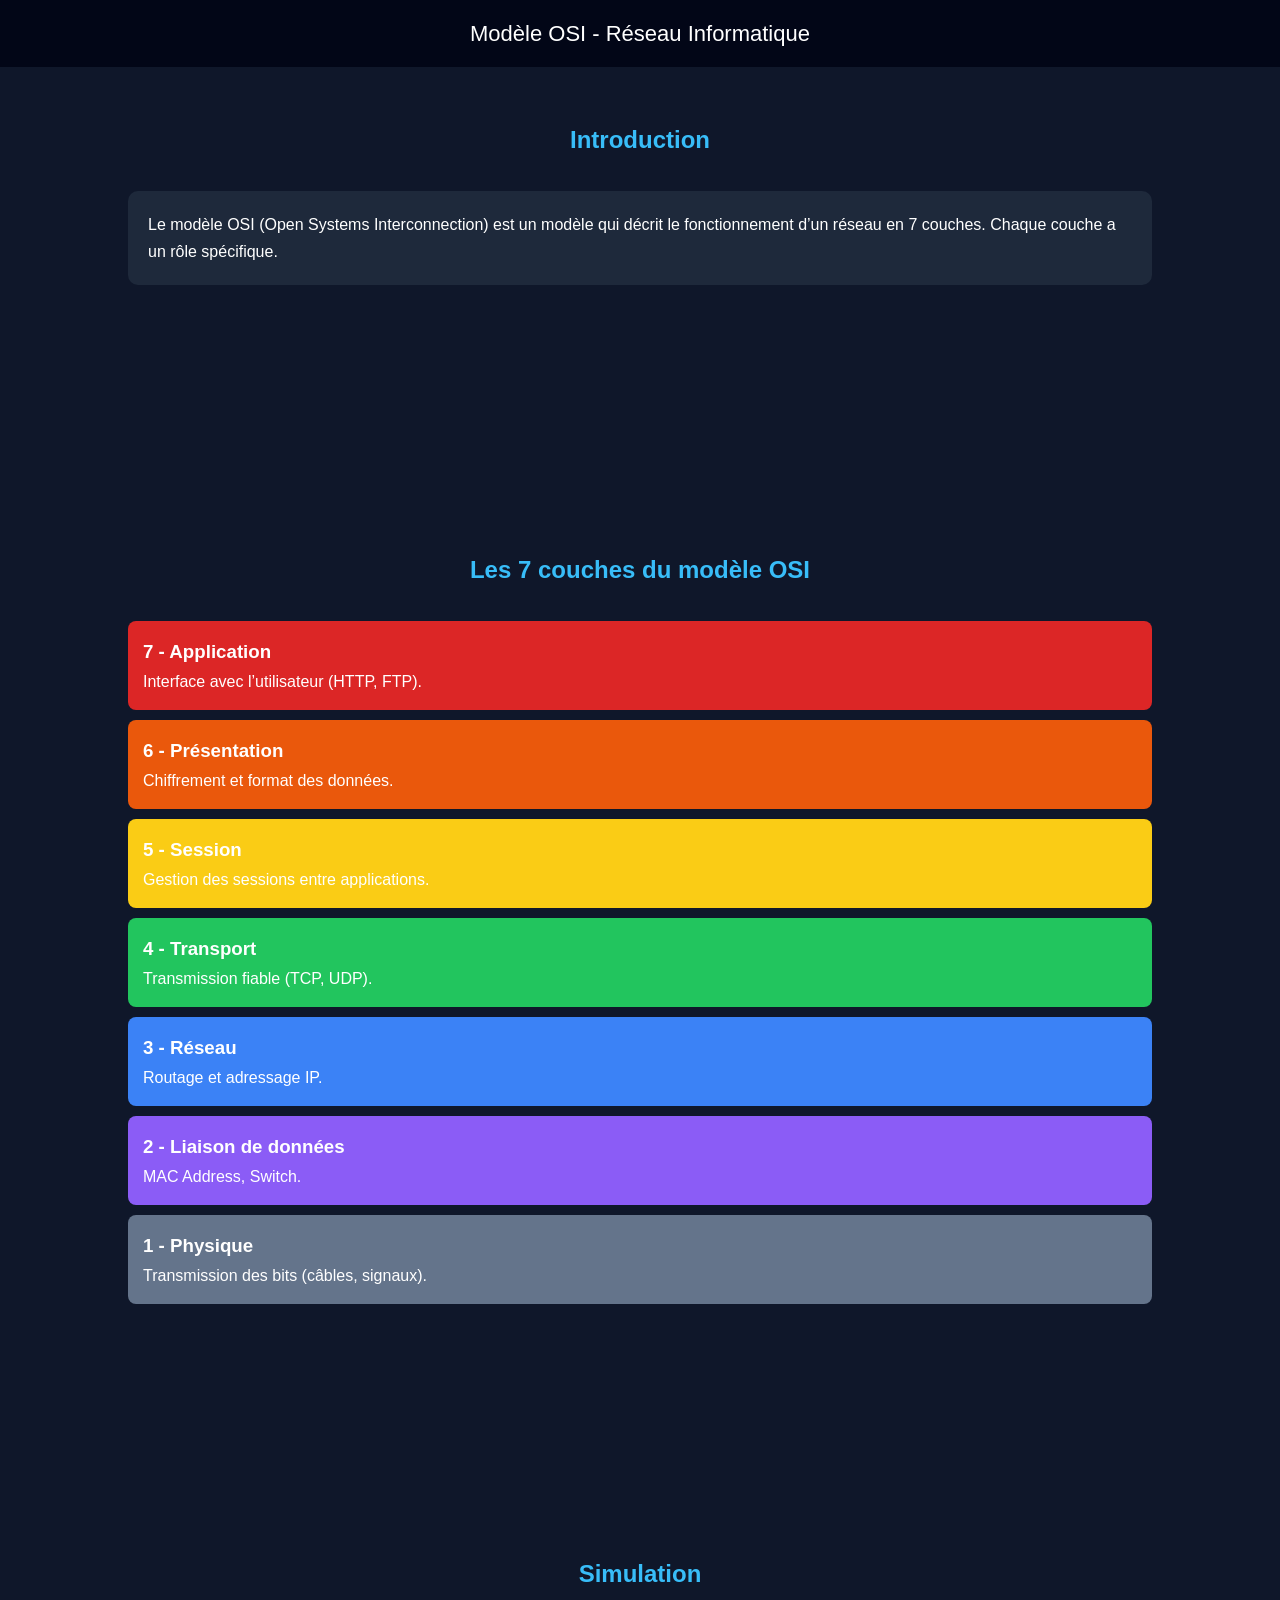
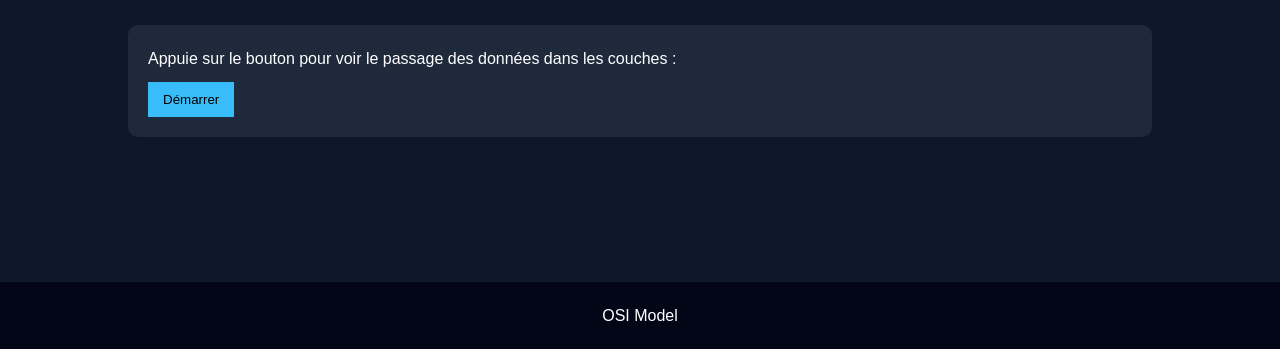
<file: osi-model.html>
<!DOCTYPE html>
<html lang="fr">
<head>
<meta charset="UTF-8">
<title>Modèle OSI</title>

<style>

*{
margin:0;
padding:0;
box-sizing:border-box;
font-family:Arial;
}

body{
background:#0f172a;
color:white;
line-height:1.7;
scroll-behavior:smooth;
}

header{
position:fixed;
top:0;
width:100%;
background:#020617;
padding:15px;
z-index:1000;
text-align:center;
font-size:22px;
}

section{
padding:120px 10%;
}

h2{
text-align:center;
margin-bottom:30px;
color:#38bdf8;
}

.card{
background:#1e293b;
padding:20px;
margin-bottom:25px;
border-radius:10px;
opacity:0;
transform:translateY(40px);
transition:0.6s;
}

.card.show{
opacity:1;
transform:translateY(0);
}

.card:hover{
transform:scale(1.03);
background:#334155;
}

.layer{
margin:10px 0;
padding:15px;
border-radius:8px;
}

.l7{background:#dc2626;}
.l6{background:#ea580c;}
.l5{background:#facc15;}
.l4{background:#22c55e;}
.l3{background:#3b82f6;}
.l2{background:#8b5cf6;}
.l1{background:#64748b;}

button{
padding:10px 15px;
background:#38bdf8;
border:none;
cursor:pointer;
margin-top:10px;
}

@keyframes fade{
from{opacity:0}
to{opacity:1}
}

footer{
text-align:center;
padding:20px;
background:#020617;
}

</style>
</head>

<body>

<header>
Modèle OSI - Réseau Informatique
</header>

<section>

<h2>Introduction</h2>

<div class="card">
<p>
Le modèle OSI (Open Systems Interconnection) est un modèle qui décrit
le fonctionnement d’un réseau en 7 couches.
Chaque couche a un rôle spécifique.
</p>
</div>

</section>

<section>

<h2>Les 7 couches du modèle OSI</h2>

<div class="card layer l7">
<h3>7 - Application</h3>
<p>Interface avec l’utilisateur (HTTP, FTP).</p>
</div>

<div class="card layer l6">
<h3>6 - Présentation</h3>
<p>Chiffrement et format des données.</p>
</div>

<div class="card layer l5">
<h3>5 - Session</h3>
<p>Gestion des sessions entre applications.</p>
</div>

<div class="card layer l4">
<h3>4 - Transport</h3>
<p>Transmission fiable (TCP, UDP).</p>
</div>

<div class="card layer l3">
<h3>3 - Réseau</h3>
<p>Routage et adressage IP.</p>
</div>

<div class="card layer l2">
<h3>2 - Liaison de données</h3>
<p>MAC Address, Switch.</p>
</div>

<div class="card layer l1">
<h3>1 - Physique</h3>
<p>Transmission des bits (câbles, signaux).</p>
</div>

</section>

<section>

<h2>Simulation</h2>

<div class="card">

<p>Appuie sur le bouton pour voir le passage des données dans les couches :</p>

<button onclick="start()">Démarrer</button>

<p id="result"></p>

</div>

</section>

<footer>
 OSI Model
</footer>

<script>

const layers=[
"Application",
"Présentation",
"Session",
"Transport",
"Réseau",
"Liaison de données",
"Physique"
];

function start(){

let i=0;
let result=document.getElementById("result");
result.innerHTML="";

let interval=setInterval(()=>{

if(i<layers.length){
result.innerHTML+="➡ " + layers[i] + "<br>";
i++;
}else{
clearInterval(interval);
}

},800);

}

// animation scroll
const cards=document.querySelectorAll(".card");

window.addEventListener("scroll",()=>{

const trigger=window.innerHeight*0.85;

cards.forEach(card=>{

const top=card.getBoundingClientRect().top;

if(top<trigger){
card.classList.add("show");
}

});

});

</script>

</body>
</html>
</file>
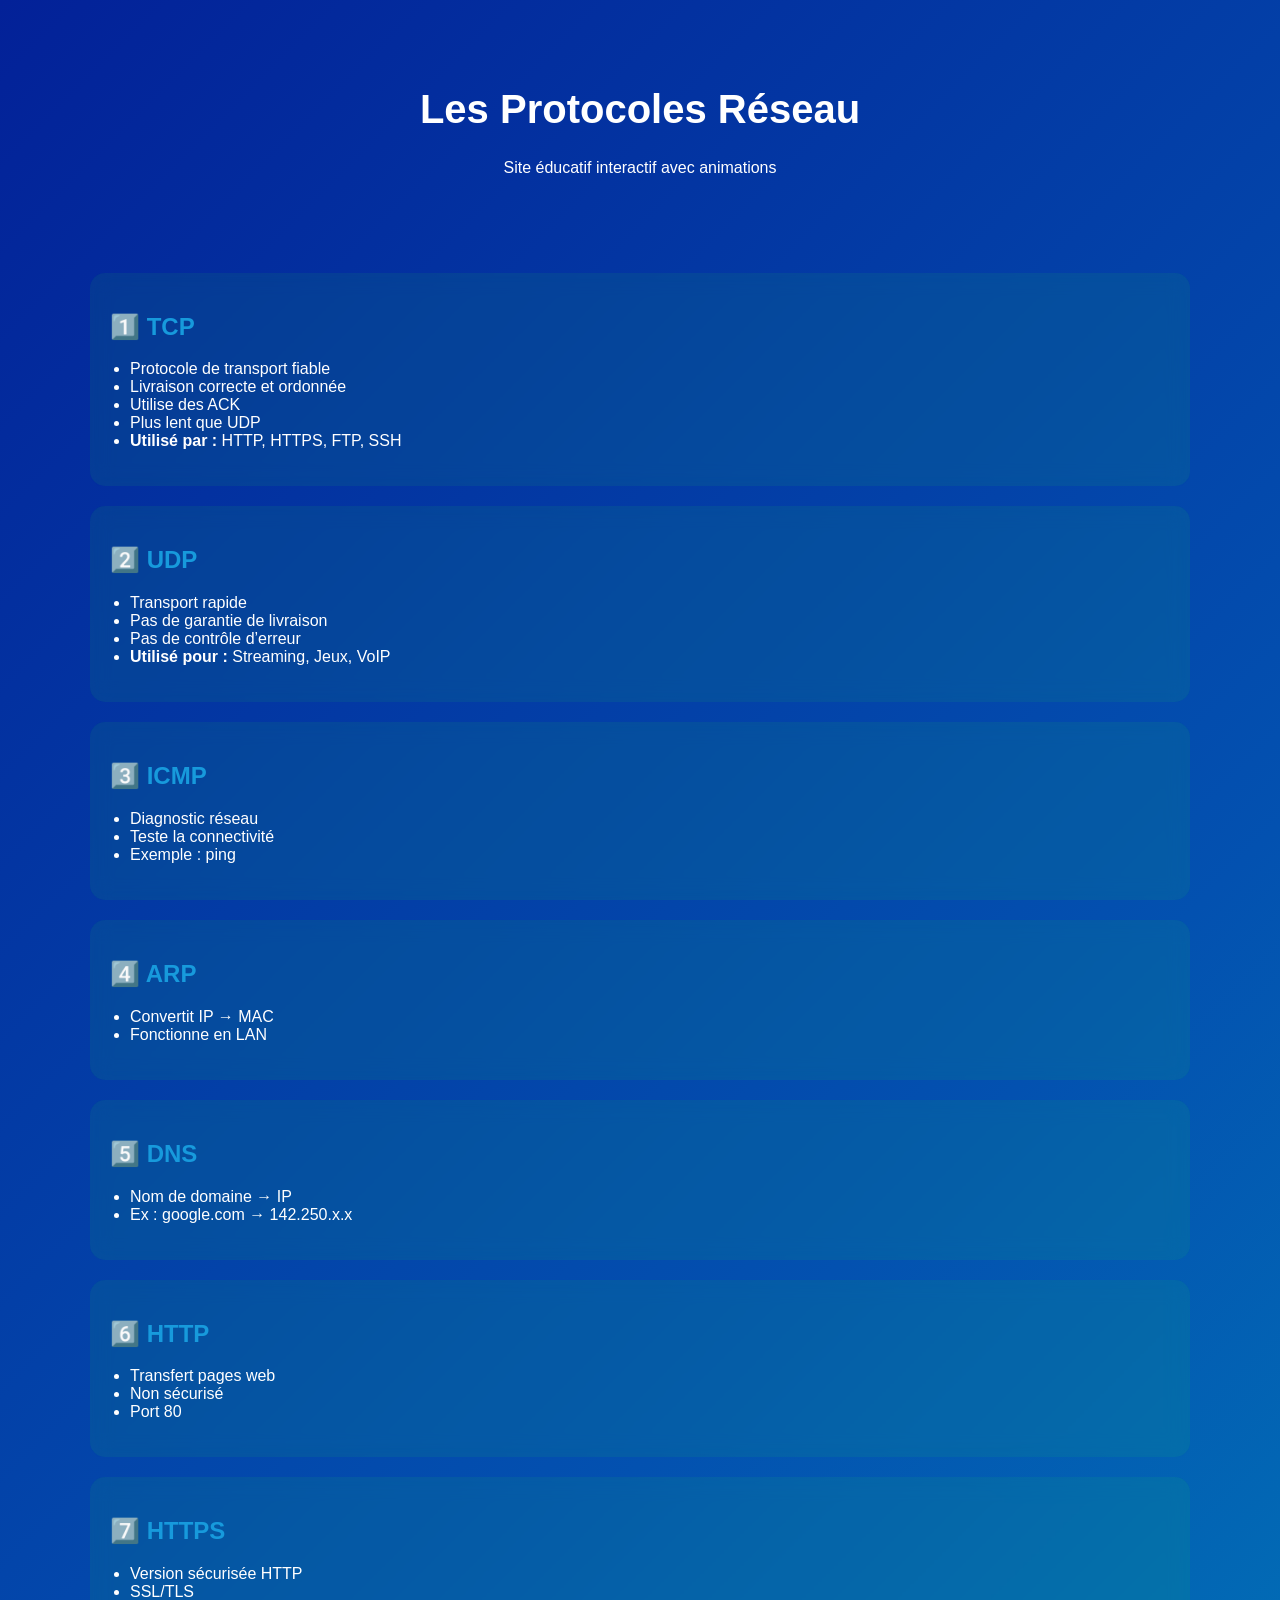
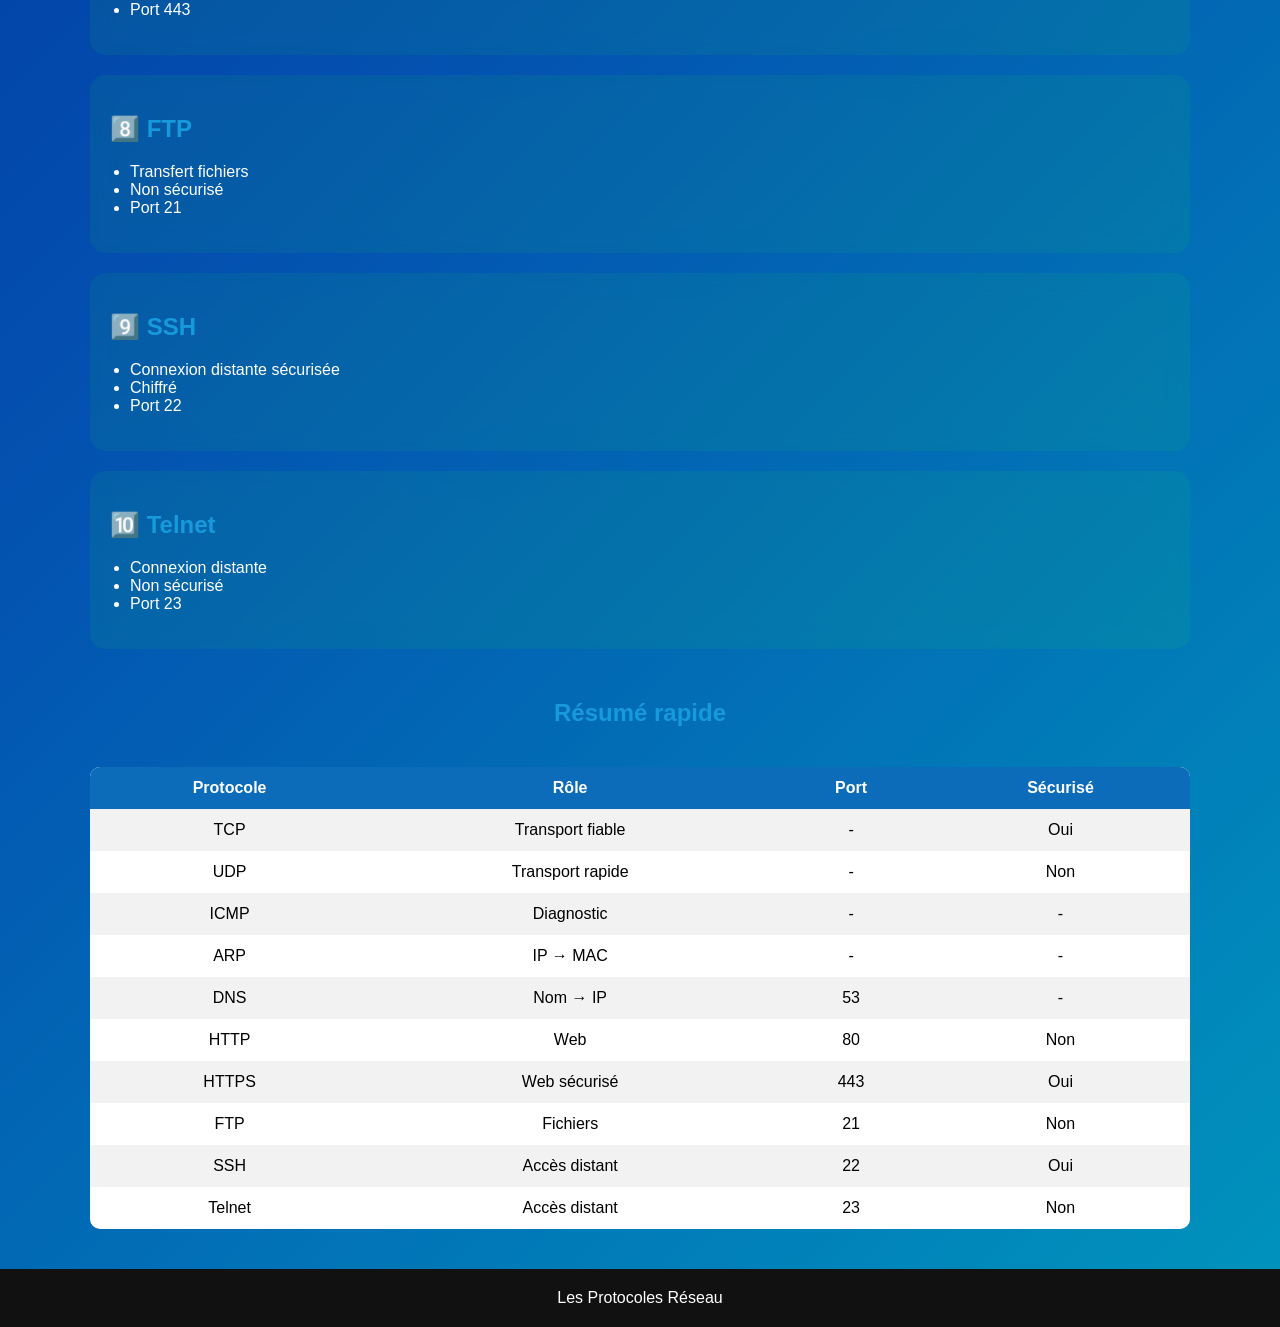
<file: protocol.html>
<!DOCTYPE html>
<html lang="fr">
<head>
<meta charset="UTF-8">
<meta name="viewport" content="width=device-width, initial-scale=1.0">
<title>Protocoles Réseau</title>

<style>
body{
    margin:0;
    font-family:Arial, Helvetica, sans-serif;
    background:linear-gradient(135deg,#032198,#0351b0,#0094bd);
    color:white;
    scroll-behavior:smooth;
}

header{
    text-align:center;
    padding:60px 20px;
    animation: fadeIn 1.5s ease-in-out;
}

h1{
    font-size:40px;
}

.container{
    width:90%;
    max-width:1100px;
    margin:auto;
}

.card{
    background:rgba(38, 241, 72, 0.08);
    backdrop-filter: blur(10px);
    padding:20px;
    margin:20px 0;
    border-radius:15px;
    transition:0.4s;
    transform:translateY(40px);
    opacity:0;
}

.card.show{
    transform:translateY(0);
    opacity:1;
}

.card:hover{
    transform:scale(1.03);
    background:rgba(255,255,255,0.15);
}

h2{
    color:#179adc;
}

ul{
    padding-left:20px;
}

table{
    width:100%;
    border-collapse:collapse;
    margin-top:40px;
    background:white;
    color:black;
    border-radius:10px;
    overflow:hidden;
}

th,td{
    padding:12px;
    text-align:center;
}

th{
    background:#0c6cba;
    color:white;
}

tr:nth-child(even){
    background:#f2f2f2;
}

footer{
    text-align:center;
    padding:20px;
    margin-top:40px;
    background:#111;
}

@keyframes fadeIn{
    from{opacity:0; transform:translateY(-20px);}
    to{opacity:1; transform:translateY(0);}
}
</style>
</head>

<body>

<header>
    <h1>Les Protocoles Réseau</h1>
    <p>Site éducatif interactif avec animations</p>
</header>

<div class="container">

<div class="card">
<h2>1️⃣ TCP</h2>
<ul>
<li>Protocole de transport fiable</li>
<li>Livraison correcte et ordonnée</li>
<li>Utilise des ACK</li>
<li>Plus lent que UDP</li>
<li><strong>Utilisé par :</strong> HTTP, HTTPS, FTP, SSH</li>
</ul>
</div>

<div class="card">
<h2>2️⃣ UDP</h2>
<ul>
<li>Transport rapide</li>
<li>Pas de garantie de livraison</li>
<li>Pas de contrôle d’erreur</li>
<li><strong>Utilisé pour :</strong> Streaming, Jeux, VoIP</li>
</ul>
</div>

<div class="card">
<h2>3️⃣ ICMP</h2>
<ul>
<li>Diagnostic réseau</li>
<li>Teste la connectivité</li>
<li>Exemple : ping</li>
</ul>
</div>

<div class="card">
<h2>4️⃣ ARP</h2>
<ul>
<li>Convertit IP → MAC</li>
<li>Fonctionne en LAN</li>
</ul>
</div>

<div class="card">
<h2>5️⃣ DNS</h2>
<ul>
<li>Nom de domaine → IP</li>
<li>Ex : google.com → 142.250.x.x</li>
</ul>
</div>

<div class="card">
<h2>6️⃣ HTTP</h2>
<ul>
<li>Transfert pages web</li>
<li>Non sécurisé</li>
<li>Port 80</li>
</ul>
</div>

<div class="card">
<h2>7️⃣ HTTPS</h2>
<ul>
<li>Version sécurisée HTTP</li>
<li>SSL/TLS</li>
<li>Port 443</li>
</ul>
</div>

<div class="card">
<h2>8️⃣ FTP</h2>
<ul>
<li>Transfert fichiers</li>
<li>Non sécurisé</li>
<li>Port 21</li>
</ul>
</div>

<div class="card">
<h2>9️⃣ SSH</h2>
<ul>
<li>Connexion distante sécurisée</li>
<li>Chiffré</li>
<li>Port 22</li>
</ul>
</div>

<div class="card">
<h2>🔟 Telnet</h2>
<ul>
<li>Connexion distante</li>
<li>Non sécurisé</li>
<li>Port 23</li>
</ul>
</div>

<h2 style="text-align:center;margin-top:50px;">Résumé rapide</h2>

<table>
<tr>
<th>Protocole</th>
<th>Rôle</th>
<th>Port</th>
<th>Sécurisé</th>
</tr>
<tr><td>TCP</td><td>Transport fiable</td><td>-</td><td>Oui</td></tr>
<tr><td>UDP</td><td>Transport rapide</td><td>-</td><td>Non</td></tr>
<tr><td>ICMP</td><td>Diagnostic</td><td>-</td><td>-</td></tr>
<tr><td>ARP</td><td>IP → MAC</td><td>-</td><td>-</td></tr>
<tr><td>DNS</td><td>Nom → IP</td><td>53</td><td>-</td></tr>
<tr><td>HTTP</td><td>Web</td><td>80</td><td>Non</td></tr>
<tr><td>HTTPS</td><td>Web sécurisé</td><td>443</td><td>Oui</td></tr>
<tr><td>FTP</td><td>Fichiers</td><td>21</td><td>Non</td></tr>
<tr><td>SSH</td><td>Accès distant</td><td>22</td><td>Oui</td></tr>
<tr><td>Telnet</td><td>Accès distant</td><td>23</td><td>Non</td></tr>
</table>

</div>

<footer>
Les Protocoles Réseau
</footer>

<script>
const cards = document.querySelectorAll('.card');

window.addEventListener('scroll', () => {
    cards.forEach(card => {
        const position = card.getBoundingClientRect().top;
        const screenHeight = window.innerHeight;
        if(position < screenHeight - 100){
            card.classList.add('show');
        }
    });
});
</script>

</body>
</html>
</file>
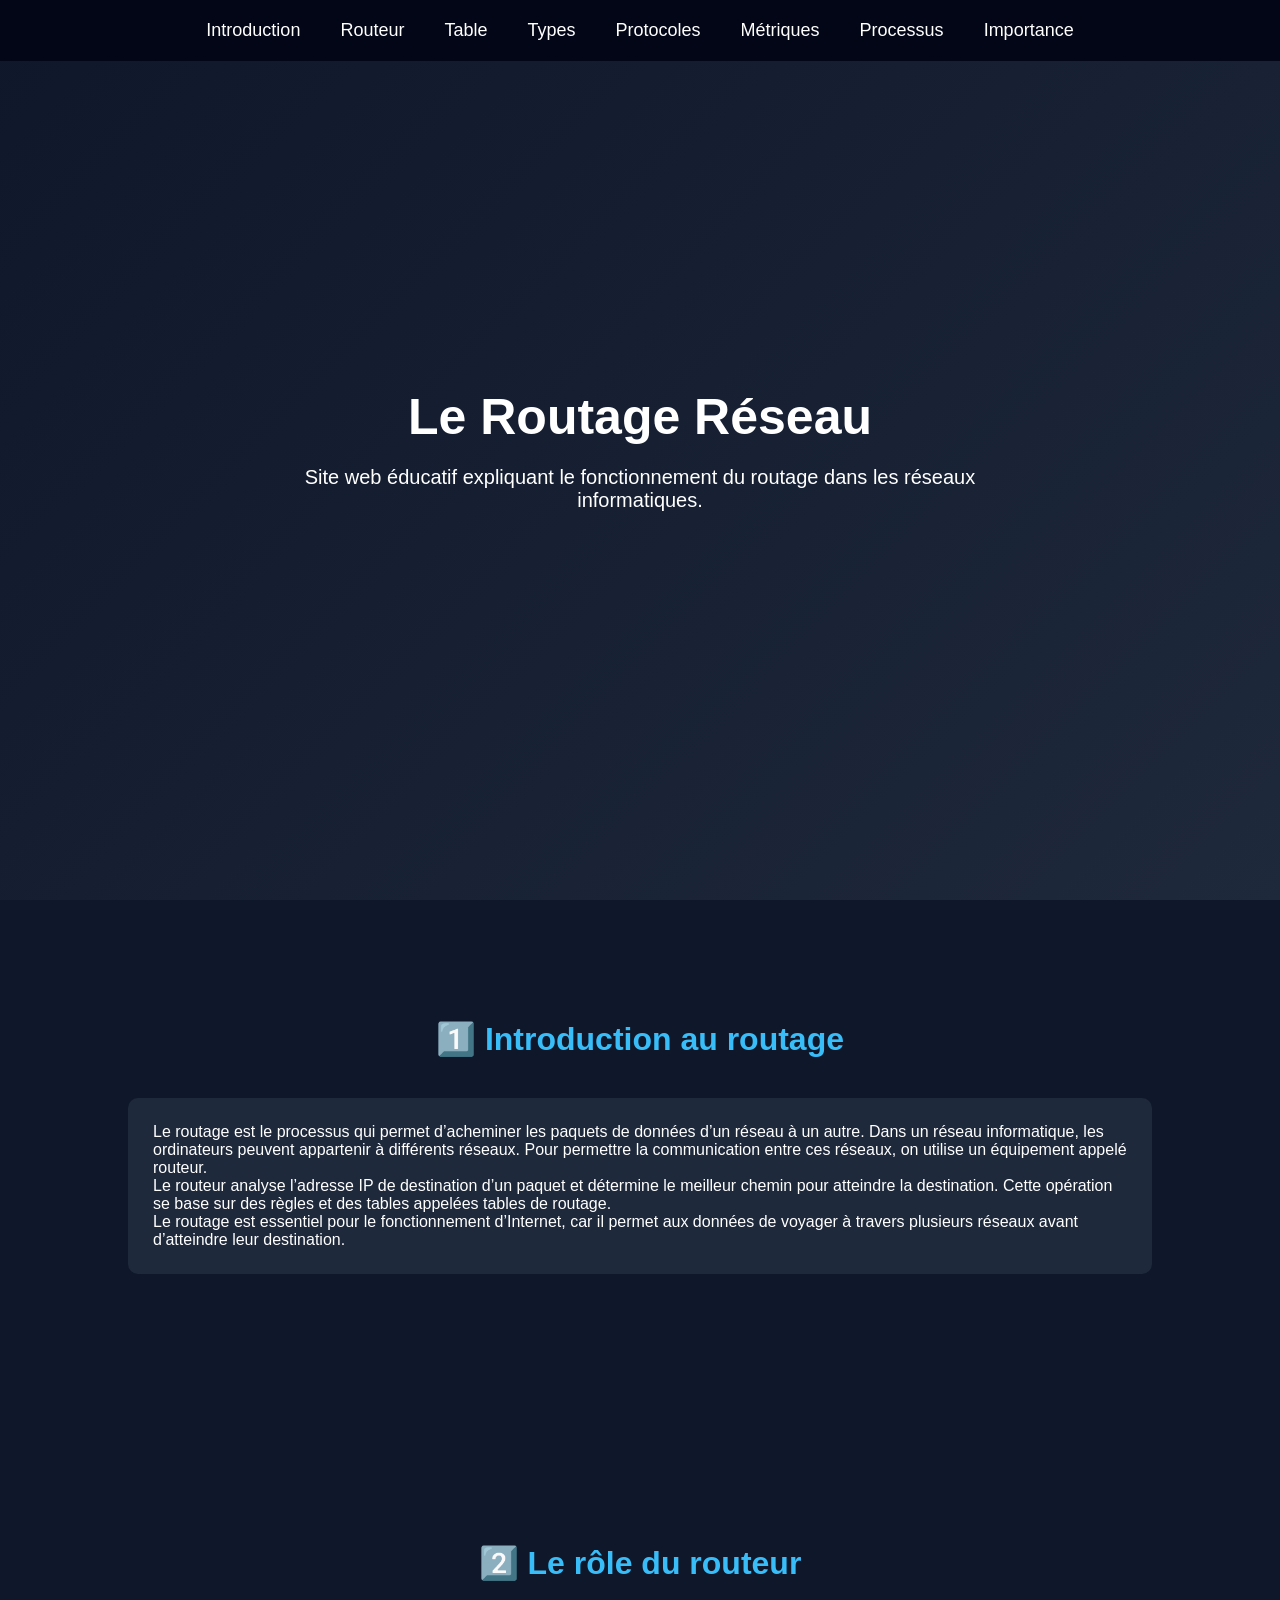
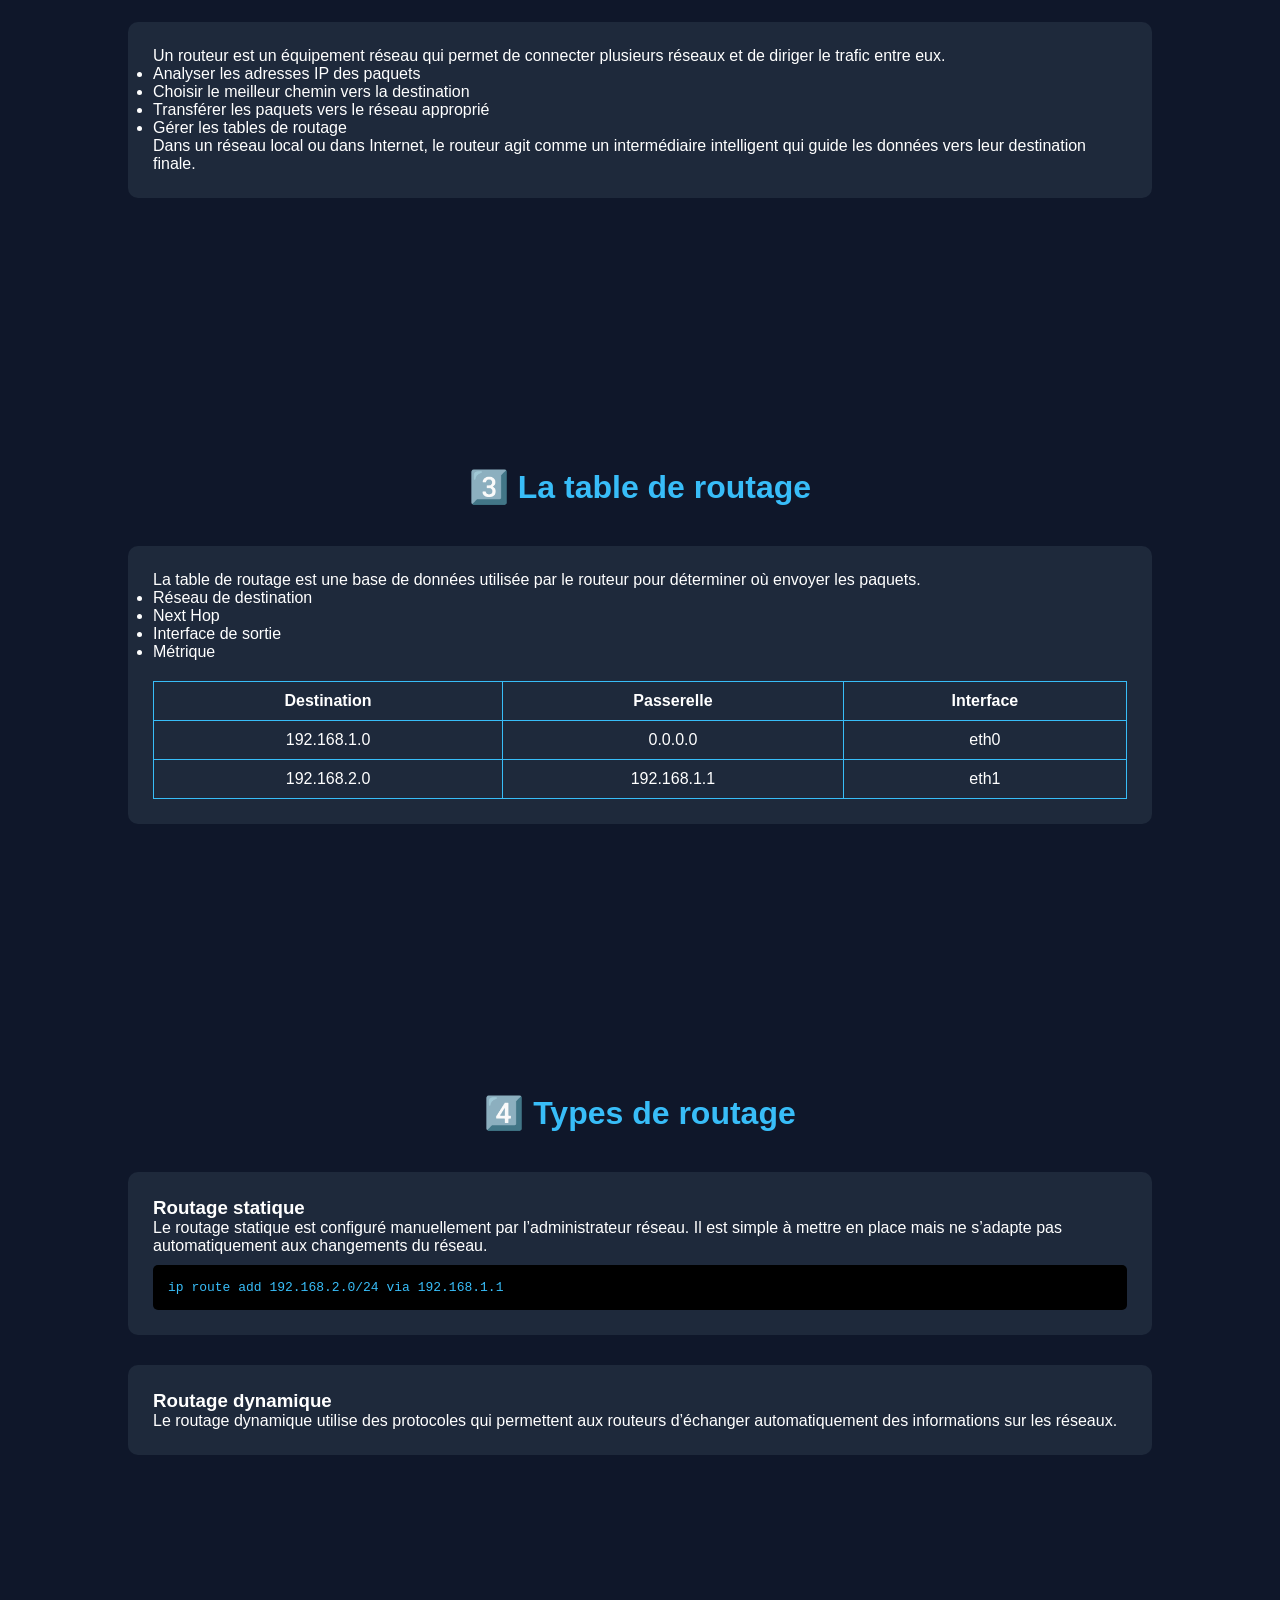
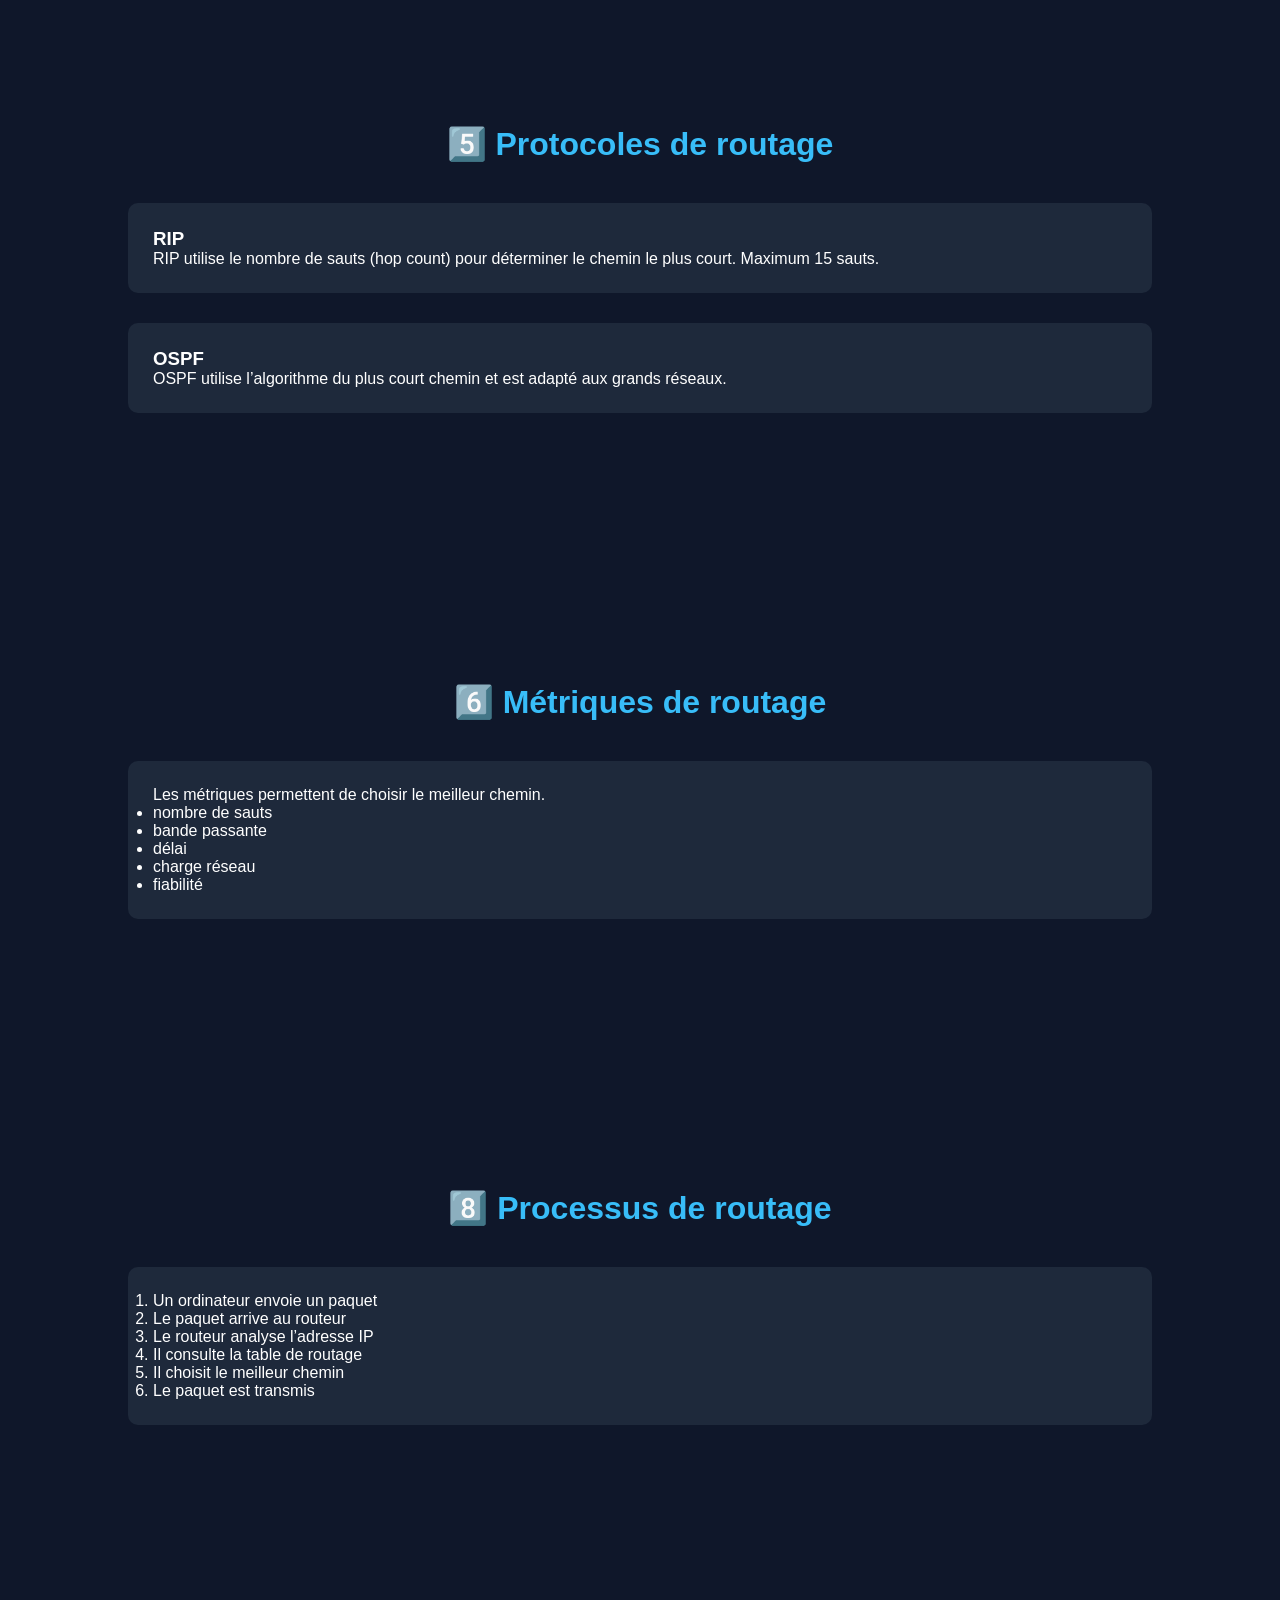
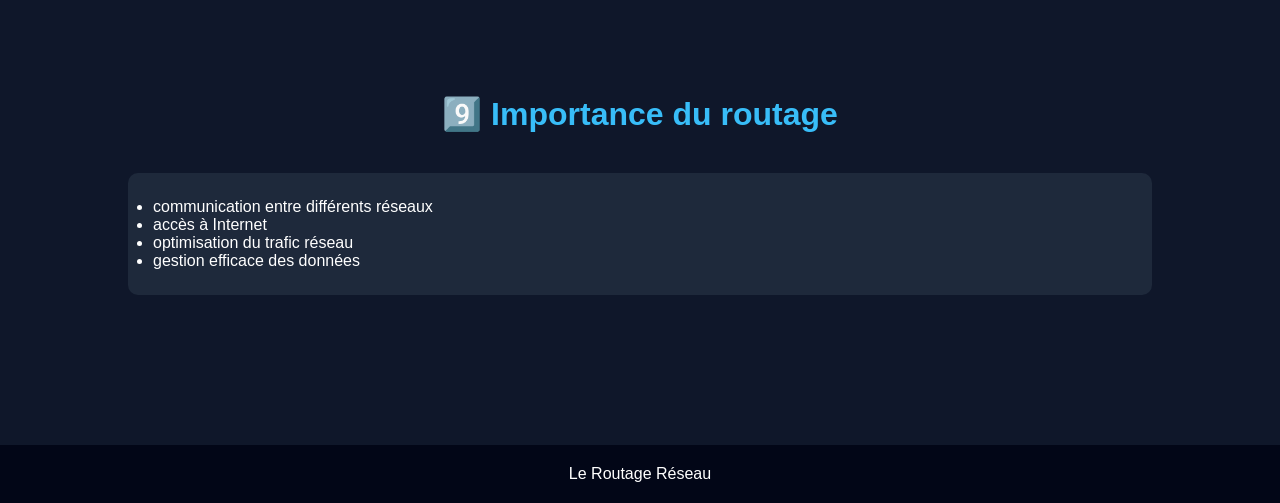
<file: Routage.html>
<!DOCTYPE html>
<html lang="fr">
<head>
<meta charset="UTF-8">
<title>Réseaux informatiques</title>

<style>

*{
margin:0;
padding:0;
box-sizing:border-box;
font-family:Arial;
}

body{
background:#0f172a;
color:white;
scroll-behavior:smooth;
}

header{
position:fixed;
top:0;
width:100%;
background:#020617;
padding:20px;
z-index:1000;
}

nav{
display:flex;
justify-content:center;
gap:40px;
}

nav a{
color:white;
text-decoration:none;
font-size:18px;
transition:0.3s;
}

nav a:hover{
color:#38bdf8;
}

.hero{
height:100vh;
display:flex;
flex-direction:column;
justify-content:center;
align-items:center;
text-align:center;
background:linear-gradient(135deg,#0f172a,#1e293b);
}

.hero h1{
font-size:50px;
margin-bottom:20px;
animation:slide 1.5s;
}

.hero p{
font-size:20px;
width:60%;
}

section{
padding:120px 10%;
}

h2{
text-align:center;
margin-bottom:40px;
font-size:32px;
color:#38bdf8;
}

.card{
background:#1e293b;
padding:25px;
margin-bottom:30px;
border-radius:10px;
transition:0.5s;
opacity:0;
transform:translateY(40px);
}

.card.show{
opacity:1;
transform:translateY(0);
}

.card:hover{
transform:scale(1.04);
background:#334155;
}

table{
width:100%;
margin-top:20px;
border-collapse:collapse;
}

table th, table td{
border:1px solid #38bdf8;
padding:10px;
text-align:center;
}

.code{
background:black;
padding:15px;
margin-top:10px;
border-radius:5px;
color:#38bdf8;
font-family:monospace;
}

footer{
text-align:center;
padding:20px;
background:#020617;
}

@keyframes slide{
from{
opacity:0;
transform:translateY(-50px);
}
to{
opacity:1;
transform:translateY(0);
}
}

</style>
</head>

<body>

<header>
<nav>
<a href="#intro">Introduction</a>
<a href="#routeur">Routeur</a>
<a href="#table">Table</a>
<a href="#types">Types</a>
<a href="#protocoles">Protocoles</a>
<a href="#metriques">Métriques</a>
<a href="#processus">Processus</a>
<a href="#importance">Importance</a>
</nav>
</header>

<div class="hero">
<h1>Le Routage Réseau</h1>
<p>Site web éducatif expliquant le fonctionnement du routage dans les réseaux informatiques.</p>
</div>

<section id="intro">

<h2>1️⃣ Introduction au routage</h2>

<div class="card">
<p>
Le routage est le processus qui permet d’acheminer les paquets de données d’un réseau à un autre.
Dans un réseau informatique, les ordinateurs peuvent appartenir à différents réseaux.
Pour permettre la communication entre ces réseaux, on utilise un équipement appelé routeur.
</p>

<p>
Le routeur analyse l’adresse IP de destination d’un paquet et détermine le meilleur chemin
pour atteindre la destination. Cette opération se base sur des règles et des tables appelées tables de routage.
</p>

<p>
Le routage est essentiel pour le fonctionnement d’Internet, car il permet aux données
de voyager à travers plusieurs réseaux avant d’atteindre leur destination.
</p>
</div>

</section>

<section id="routeur">

<h2>2️⃣ Le rôle du routeur</h2>

<div class="card">

<p>Un routeur est un équipement réseau qui permet de connecter plusieurs réseaux et de diriger le trafic entre eux.</p>

<ul>
<li>Analyser les adresses IP des paquets</li>
<li>Choisir le meilleur chemin vers la destination</li>
<li>Transférer les paquets vers le réseau approprié</li>
<li>Gérer les tables de routage</li>
</ul>

<p>
Dans un réseau local ou dans Internet, le routeur agit comme un intermédiaire intelligent
qui guide les données vers leur destination finale.
</p>

</div>

</section>

<section id="table">

<h2>3️⃣ La table de routage</h2>

<div class="card">

<p>
La table de routage est une base de données utilisée par le routeur pour déterminer où envoyer les paquets.
</p>

<ul>
<li>Réseau de destination</li>
<li>Next Hop</li>
<li>Interface de sortie</li>
<li>Métrique</li>
</ul>

<table>

<tr>
<th>Destination</th>
<th>Passerelle</th>
<th>Interface</th>
</tr>

<tr>
<td>192.168.1.0</td>
<td>0.0.0.0</td>
<td>eth0</td>
</tr>

<tr>
<td>192.168.2.0</td>
<td>192.168.1.1</td>
<td>eth1</td>
</tr>

</table>

</div>

</section>

<section id="types">

<h2>4️⃣ Types de routage</h2>

<div class="card">

<h3>Routage statique</h3>

<p>
Le routage statique est configuré manuellement par l’administrateur réseau.
Il est simple à mettre en place mais ne s’adapte pas automatiquement aux changements du réseau.
</p>

<div class="code">
ip route add 192.168.2.0/24 via 192.168.1.1
</div>

</div>

<div class="card">

<h3>Routage dynamique</h3>

<p>
Le routage dynamique utilise des protocoles qui permettent aux routeurs
d’échanger automatiquement des informations sur les réseaux.
</p>

</div>

</section>

<section id="protocoles">

<h2>5️⃣ Protocoles de routage</h2>

<div class="card">

<h3>RIP</h3>

<p>
RIP utilise le nombre de sauts (hop count) pour déterminer le chemin le plus court.
Maximum 15 sauts.
</p>

</div>

<div class="card">

<h3>OSPF</h3>

<p>
OSPF utilise l’algorithme du plus court chemin et est adapté aux grands réseaux.
</p>

</div>

</section>

<section id="metriques">

<h2>6️⃣ Métriques de routage</h2>

<div class="card">

<p>Les métriques permettent de choisir le meilleur chemin.</p>

<ul>
<li>nombre de sauts</li>
<li>bande passante</li>
<li>délai</li>
<li>charge réseau</li>
<li>fiabilité</li>
</ul>

</div>

</section>

<section id="processus">

<h2>8️⃣ Processus de routage</h2>

<div class="card">

<ol>
<li>Un ordinateur envoie un paquet</li>
<li>Le paquet arrive au routeur</li>
<li>Le routeur analyse l’adresse IP</li>
<li>Il consulte la table de routage</li>
<li>Il choisit le meilleur chemin</li>
<li>Le paquet est transmis</li>
</ol>

</div>

</section>

<section id="importance">

<h2>9️⃣ Importance du routage</h2>

<div class="card">

<ul>
<li>communication entre différents réseaux</li>
<li>accès à Internet</li>
<li>optimisation du trafic réseau</li>
<li>gestion efficace des données</li>
</ul>

</div>

</section>

<footer>
Le Routage Réseau
</footer>

<script>

const cards=document.querySelectorAll(".card");

window.addEventListener("scroll",()=>{

const trigger=window.innerHeight*0.85;

cards.forEach(card=>{

const top=card.getBoundingClientRect().top;

if(top<trigger){
card.classList.add("show");
}

});

});

</script>

</body>
</html>
</file>
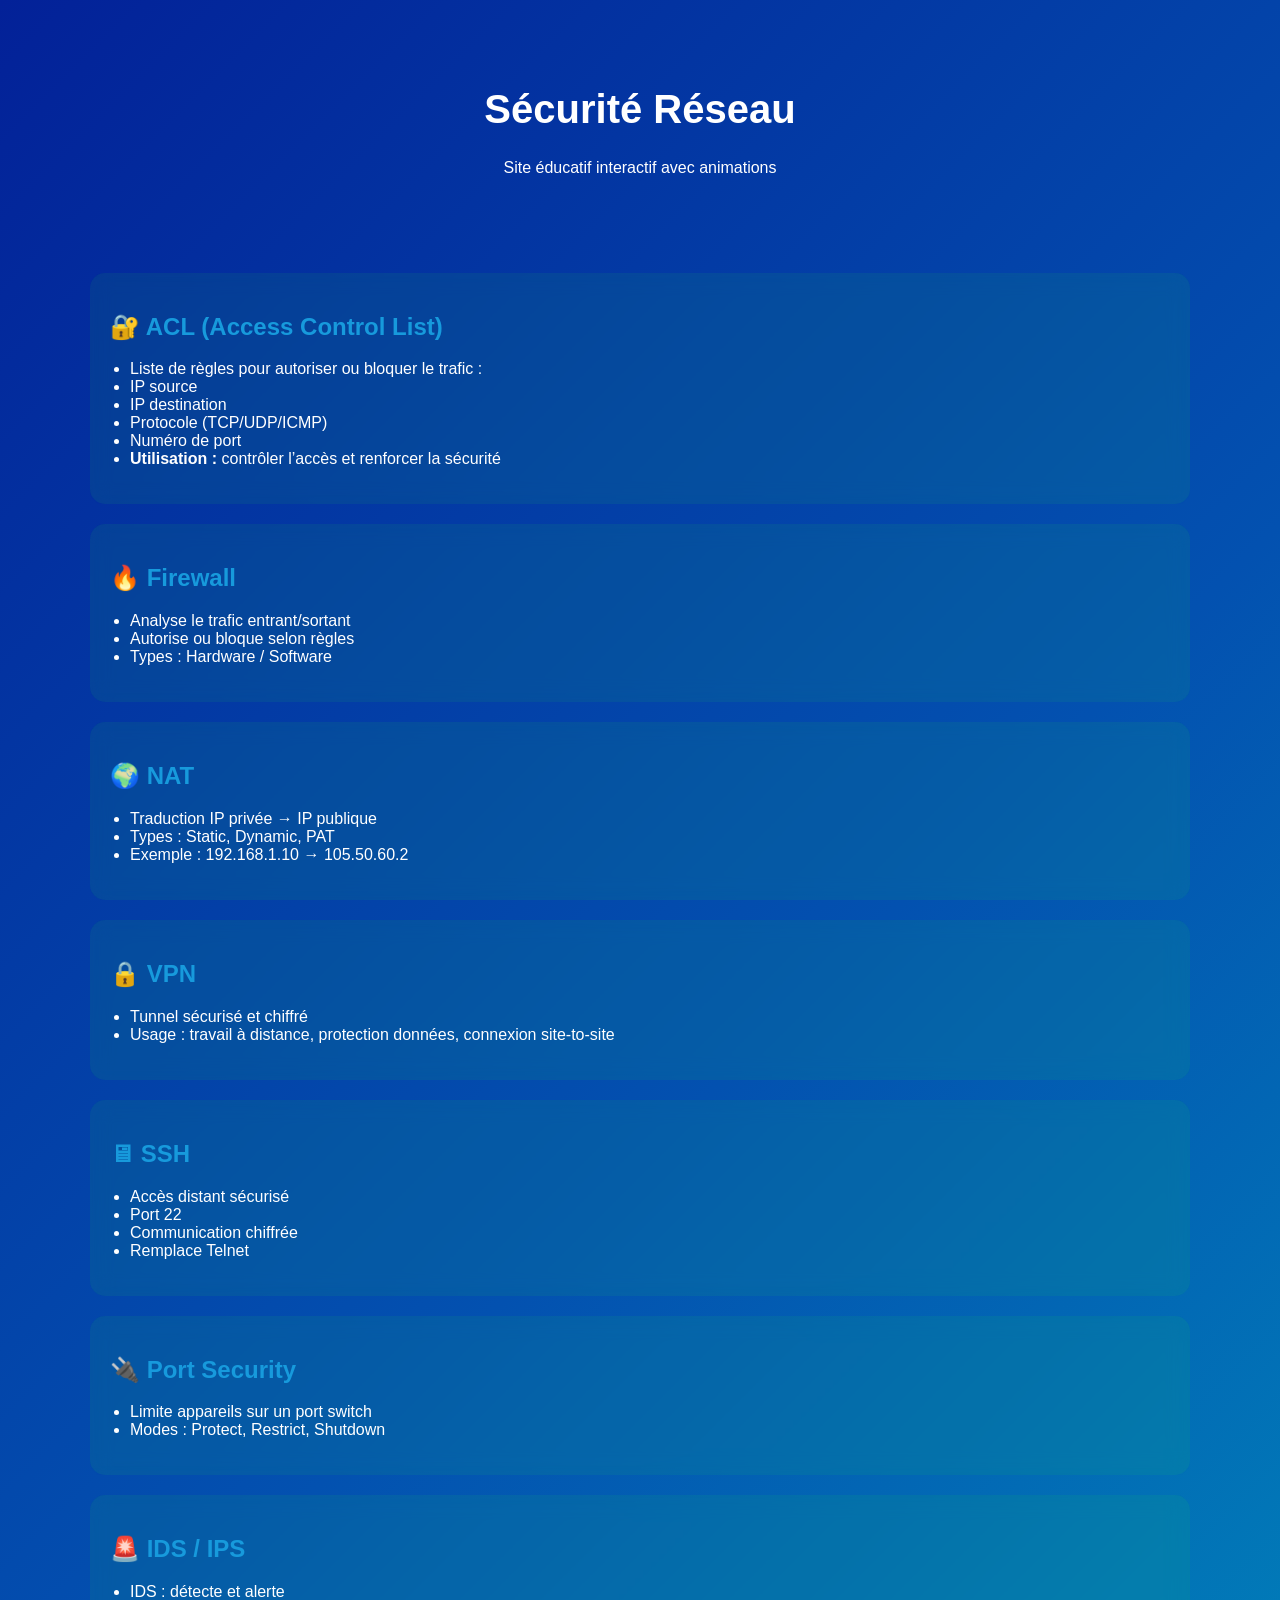
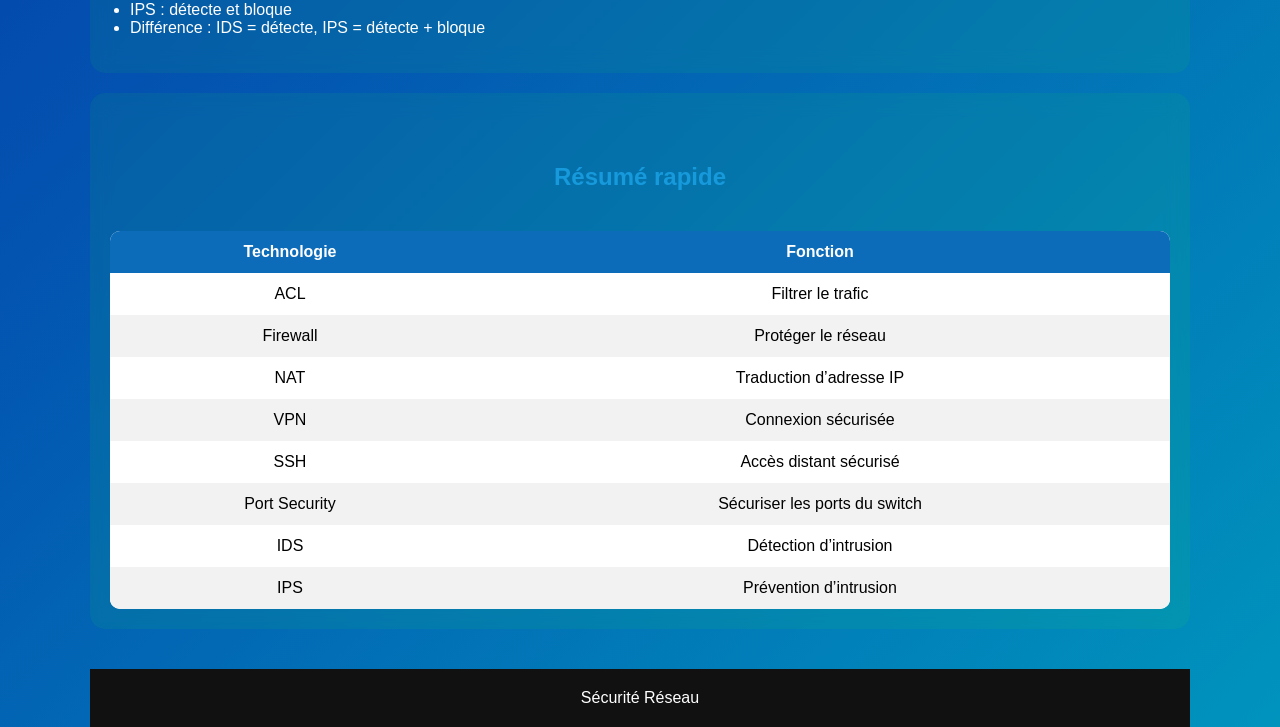
<file: securite.html>
<!DOCTYPE html>
<html lang="fr">
<head>
<meta charset="UTF-8">
<meta name="viewport" content="width=device-width, initial-scale=1.0">
<title>Réseaux informatiques</title>

<style>
body{
    margin:0;
    font-family:Arial, Helvetica, sans-serif;
    background:linear-gradient(135deg,#032198,#0351b0,#0094bd);
    color:white;
    scroll-behavior:smooth;
}

header{
    text-align:center;
    padding:60px 20px;
    animation: fadeIn 1.5s ease-in-out;
}

h1{
    font-size:40px;
}

.container{
    width:90%;
    max-width:1100px;
    margin:auto;
}

.card{
    background:rgba(38, 241, 72, 0.08);
    backdrop-filter: blur(10px);
    padding:20px;
    margin:20px 0;
    border-radius:15px;
    transition:0.4s;
    transform:translateY(40px);
    opacity:0;
}

.card.show{
    transform:translateY(0);
    opacity:1;
}

.card:hover{
    transform:scale(1.03);
    background:rgba(255,255,255,0.15);
}

h2{
    color:#179adc;
}

ul{
    padding-left:20px;
}

table{
    width:100%;
    border-collapse:collapse;
    margin-top:40px;
    background:white;
    color:black;
    border-radius:10px;
    overflow:hidden;
}

th,td{
    padding:12px;
    text-align:center;
}

th{
    background:#0c6cba;
    color:white;
}

tr:nth-child(even){
    background:#f2f2f2;
}

footer{
    text-align:center;
    padding:20px;
    margin-top:40px;
    background:#111;
}

@keyframes fadeIn{
    from{opacity:0; transform:translateY(-20px);}
    to{opacity:1; transform:translateY(0);}
}
</style>
</head>

<body>

<header>
    <h1>Sécurité Réseau</h1>
    <p>Site éducatif interactif avec animations</p>
</header>

<div class="container">

<div class="card">
<h2>🔐 ACL (Access Control List)</h2>
<ul>
    <li>Liste de règles pour autoriser ou bloquer le trafic :</li>
<li>IP source</li>
<li>IP destination</li>
<li>Protocole (TCP/UDP/ICMP)</li>
<li>Numéro de port</li>
<li><strong>Utilisation : </strong> contrôler l’accès et renforcer la sécurité</li>
</ul>
</div>

<div class="card">
<h2>🔥 Firewall</h2>
<ul>
<li>Analyse le trafic entrant/sortant</li>
<li>Autorise ou bloque selon règles</li>
<li>Types : Hardware / Software</li>

</ul>
</div>

<div class="card">
<h2>🌍 NAT</h2>
<ul>
<li>Traduction IP privée → IP publique</li>
<li>Types : Static, Dynamic, PAT</li>
<li>Exemple : 192.168.1.10 → 105.50.60.2</li>
</ul>
</div>

<div class="card">
<h2>🔒 VPN</h2>
<ul>
<li>Tunnel sécurisé et chiffré</li>
<li>Usage : travail à distance, protection données, connexion site-to-site</li>
</ul>
</div>

<div class="card">
<h2>🖥 SSH</h2>
<ul>
<li>Accès distant sécurisé</li>
<li>Port 22</li>
<li>Communication chiffrée</li>
<li>Remplace Telnet</li>
</ul>
</div>

<div class="card">
<h2>🔌 Port Security</h2>
<ul>
<li>Limite appareils sur un port switch</li>
<li>Modes : Protect, Restrict, Shutdown</li>
</ul>
</div>

<div class="card">
<h2>🚨 IDS / IPS
</h2>
<ul>
<li>IDS : détecte et alerte</li>
<li>IPS : détecte et bloque</li>
<li>Différence : IDS = détecte, IPS = détecte + bloque</li>
</ul>
</div>

<div class="card">

<h2 style="text-align:center;margin-top:50px;">Résumé rapide</h2>

<table>
<thead>
<tr><th>Technologie</th><th>Fonction</th></tr>
</thead>
<tbody>
<tr><td>ACL</td><td>Filtrer le trafic</td></tr>
<tr><td>Firewall</td><td>Protéger le réseau</td></tr>
<tr><td>NAT</td><td>Traduction d’adresse IP</td></tr>
<tr><td>VPN</td><td>Connexion sécurisée</td></tr>
<tr><td>SSH</td><td>Accès distant sécurisé</td></tr>
<tr><td>Port Security</td><td>Sécuriser les ports du switch</td></tr>
<tr><td>IDS</td><td>Détection d’intrusion</td></tr>
<tr><td>IPS</td><td>Prévention d’intrusion</td></tr>
</tbody>
</table>

</div>

<footer>
Sécurité Réseau
</footer>

<script>
const cards = document.querySelectorAll('.card');

window.addEventListener('scroll', () => {
    cards.forEach(card => {
        const position = card.getBoundingClientRect().top;
        const screenHeight = window.innerHeight;
        if(position < screenHeight - 100){
            card.classList.add('show');
        }
    });
});
</script>

</body>
</html>
</file>
<file: base.css>
/* Base Styles */
:root {
    --primary-color: #2c3e50;
    --secondary-color: #3498db;
    --accent-color: #e74c3c;
    --text-color: #2c3e50;
    --bg-color: #f5f7fa;
    --card-bg: #ffffff;
    --shadow-color: rgba(0, 0, 0, 0.1);
    --transition: all 0.3s ease;
}

[data-theme="dark"] {
    --primary-color: #175f89;
    --secondary-color: #3498db;
    --accent-color: #e74c3c;
    --text-color: #ecf0f1;
    --bg-color: #1a1a2e;
    --card-bg: #16213e;
    --shadow-color: rgba(0, 0, 0, 0.3);
}

* {
    margin: 0;
    padding: 0;
    box-sizing: border-box;
}

html {
    scroll-behavior: smooth;
}

body {
    font-family: 'Segoe UI', Tahoma, Geneva, Verdana, sans-serif;
    line-height: 1.6;
    color: var(--text-color);
    background-color: var(--bg-color);
    transition: var(--transition);
    padding: 0;
    margin: 0;
    direction: ltr;
}

.container {
    width: 90%;
    max-width: 1200px;
    margin: 0 auto;
    padding: 0 15px;
}

h1, h2, h3, h4, h5, h6 {
    margin-bottom: 1rem;
    font-weight: 600;
    line-height: 1.2;
    color: var(--primary-color);
}

a {
    color: var(--secondary-color);
    text-decoration: none;
    transition: var(--transition);
}

a:hover {
    color: var(--accent-color);
}

img {
    max-width: 100%;
    height: auto;
    display: block;
}

/* Header */
header {
    background: linear-gradient(135deg, var(--secondary-color), #2980b9);
    color: white;
    padding: 2rem 0;
    text-align: center;
    position: relative;
    box-shadow: 0 2px 10px var(--shadow-color);
}

header h1 {
    font-size: 2.5rem;
    margin-bottom: 0.5rem;
    color: rgb(255, 255, 255);
}

.subtitle {
    font-size: 1.2rem;
    opacity: 0.9;
}

/* Main Content */
main {
    padding: 3rem 0;
}

section {
    margin-bottom: 3rem;
}

/* Footer */
footer {
    background-color: var(--primary-color);
    color: rgb(255, 255, 255);
    padding: 3rem 0 1.5rem;
    margin-top: 2rem;
}

.footer-content {
    display: flex;
    flex-wrap: wrap;
    justify-content: space-between;
    margin-bottom: 2rem;
}

.footer-section {
    flex: 1;
    min-width: 250px;
    margin-bottom: 1.5rem;
    padding: 0 1rem;
}

.footer-section h3 {
    color: rgb(246, 242, 242);
    margin-bottom: 1rem;
    position: relative;
    padding-bottom: 0.5rem;
}

.footer-section h3::after {
    content: '';
    position: absolute;
    right: 0;
    bottom: 0;
    width: 50px;
    height: 2px;
    background-color: var(--secondary-color);
}

.footer-section ul {
    list-style: none;
}

.footer-section ul li {
    margin-bottom: 0.5rem;
}

.footer-section ul li a {
    color: #fffefe;
    text-decoration: none;
    transition: var(--transition);
}

.footer-section ul li a:hover {
    color: var(--secondary-color);
    padding-right: 5px;
}

.footer-bottom {
    text-align: center;
    padding-top: 1.5rem;
    border-top: 1px solid rgba(255, 255, 255, 0.1);
}

.footer-bottom p {
    margin-bottom: 0.5rem;
    font-size: 0.9rem;
    opacity: 0.8;
}

.disclaimer {
    font-size: 0.8rem;
    opacity: 0.6;
}

/* Theme Toggle Button */
#theme-toggle {
    position: absolute;
    top: 20px;
    left: 20px;
    background: rgba(255, 255, 255, 0.2);
    border: none;
    border-radius: 50%;
    width: 40px;
    height: 40px;
    cursor: pointer;
    display: flex;
    align-items: center;
    justify-content: center;
    color: rgb(255, 255, 255);
    font-size: 1.2rem;
    transition: var(--transition);
}

#theme-toggle:hover {
    background: rgba(255, 255, 255, 0.3);
    transform: scale(1.1);
}
</file>
<file: theme.css>
/* Network Cards */
.cards-container {
    display: grid;
    grid-template-columns: repeat(auto-fill, minmax(280px, 1fr));
    gap: 2rem;
    margin-top: 2rem;
}

.network-card {
    background: var(--card-bg);
    border-radius: 10px;
    overflow: hidden;
    box-shadow: 0 5px 15px var(--shadow-color);
    transition: var(--transition);
    display: flex;
    flex-direction: column;
}

.network-card:hover {
    transform: translateY(-5px);
    box-shadow: 0 10px 25px var(--shadow-color);
}

.card-image {
    height: 180px;
    display: flex;
    align-items: center;
    justify-content: center;
    padding: 1.5rem;
    background: linear-gradient(135deg, #f5f7fa 0%, #e4e8eb 100%);
}

[data-theme="dark"] .card-image {
    background: linear-gradient(135deg, #1010db 0%, #1f51da 100%);
}

.card-image img {
    max-height: 100%;
    width: auto;
    object-fit: contain;
}

.network-card h3 {
    padding: 1.25rem 1.5rem 0.5rem;
    color: var(--primary-color);
    font-size: 1.4rem;
}

.network-card p {
    padding: 0 1.5rem 1.5rem;
    color: var(--text-color);
    opacity: 0.9;
    flex-grow: 1;
}

.read-more {
    display: inline-block;
    margin: 0 1.5rem 1.5rem;
    padding: 0.5rem 1rem;
    background-color: var(--secondary-color);
    color: white !important;
    border-radius: 5px;
    text-align: center;
    transition: var(--transition);
}

.read-more:hover {
    background-color: var(--accent-color);
    transform: translateX(-5px);
}

/* Protocols Section */
.protocols {
    margin-top: 4rem;
}

.protocols h2 {
    text-align: center;
    margin-bottom: 2rem;
    position: relative;
    padding-bottom: 1rem;
}

.protocols h2::after {
    content: '';
    position: absolute;
    bottom: 0;
    right: 50%;
    transform: translateX(50%);
    width: 100px;
    height: 3px;
    background: var(--secondary-color);
}

.protocols-grid {
    display: flex;
    justify-content: center;
    flex-wrap: wrap;
    gap: 2rem;
    margin-top: 2rem;
}

.protocol {
    display: flex;
    flex-direction: column;
    align-items: center;
    padding: 1.5rem;
    background: var(--card-bg);
    border-radius: 10px;
    box-shadow: 0 5px 15px var(--shadow-color);
    transition: var(--transition);
    min-width: 120px;
}

.protocol:hover {
    transform: translateY(-5px);
    box-shadow: 0 10px 25px var(--shadow-color);
}

.protocol-icon {
    width: 50px;
    height: 50px;
    margin-bottom: 1rem;
    transition: var(--transition);
}

.protocol:hover .protocol-icon {
    transform: scale(1.1);
}

/* Intro Section */
.intro {
    background: var(--card-bg);
    padding: 2rem;
    border-radius: 10px;
    box-shadow: 0 5px 15px var(--shadow-color);
    margin-bottom: 3rem;
}

.intro h2 {
    color: var(--primary-color);
    margin-bottom: 1.5rem;
    position: relative;
    padding-bottom: 0.5rem;
}

.intro h2::after {
    content: '';
    position: absolute;
    bottom: 0;
    right: 0;
    width: 60px;
    height: 3px;
    background: var(--secondary-color);
}

.intro h3 {
    color: var(--primary-color);
    margin: 1.5rem 0 1rem;
}

.intro ul {
    padding-right: 1.5rem;
    margin-bottom: 1rem;
}

.intro li {
    margin-bottom: 0.5rem;
    position: relative;
    padding-right: 1.5rem;
}

.intro li::before {
    content: '•';
    color: var(--secondary-color);
    font-weight: bold;
    position: absolute;
    right: 0;
}

/* Responsive Design */
@media (max-width: 768px) {
    .cards-container {
        grid-template-columns: repeat(auto-fill, minmax(250px, 1fr));
    }
    
    header h1 {
        font-size: 2rem;
    }
    
    .footer-content {
        flex-direction: column;
    }
    
    .footer-section {
        margin-bottom: 2rem;
    }
}

@media (max-width: 480px) {
    .container {
        width: 95%;
    }
    
    .network-card {
        margin-bottom: 1.5rem;
    }
    
    .protocols-grid {
        gap: 1rem;
    }
    
    .protocol {
        min-width: 100px;
        padding: 1rem;
    }
    
    .protocol-icon {
        width: 40px;
        height: 40px;
    }
}
</file>
<file: animations.css>
/* Animations */
@keyframes fadeIn {
    from { opacity: 0; transform: translateY(20px); }
    to { opacity: 1; transform: translateY(0); }
}

@keyframes slideIn {
    from { transform: translateX(30px); opacity: 0; }
    to { transform: translateX(0); opacity: 1; }
}

@keyframes pulse {
    0% { transform: scale(1); }
    50% { transform: scale(1.05); }
    100% { transform: scale(1); }
}

@keyframes float {
    0% { transform: translateY(0px); }
    50% { transform: translateY(-10px); }
    100% { transform: translateY(0px); }
}

/* Network Cards Animation */
.network-card {
    opacity: 0;
    animation: fadeIn 0.6s ease forwards;
}

.network-card:nth-child(1) { animation-delay: 0.1s; }
.network-card:nth-child(2) { animation-delay: 0.2s; }
.network-card:nth-child(3) { animation-delay: 0.3s; }
.network-card:nth-child(4) { animation-delay: 0.4s; }
.network-card:nth-child(5) { animation-delay: 0.5s; }
.network-card:nth-child(6) { animation-delay: 0.6s; }

/* Protocol Icons Hover Animation */
.protocol-icon {
    transition: transform 0.3s ease, filter 0.3s ease;
}

.protocol:hover .protocol-icon {
    animation: float 2s ease-in-out infinite;
    filter: drop-shadow(0 5px 10px rgba(0, 0, 0, 0.2));
}

/* Read More Button Animation */
.read-more {
    position: relative;
    overflow: hidden;
}

.read-more::after {
    content: '→';
    position: absolute;
    right: -20px;
    opacity: 0;
    transition: all 0.3s ease;
}

.read-more:hover::after {
    right: 10px;
    opacity: 1;
}

/* Theme Toggle Animation */
.theme-icon {
    transition: transform 0.3s ease;
}

#theme-toggle:hover .theme-icon {
    transform: rotate(30deg);
}

/* Background Animation */
body::before {
    content: '';
    position: fixed;
    top: 0;
    left: 0;
    width: 100%;
    height: 100%;
    background: 
        radial-gradient(circle at 20% 30%, rgba(41, 128, 185, 0.1) 0%, transparent 25%),
        radial-gradient(circle at 80% 70%, rgba(231, 76, 60, 0.1) 0%, transparent 25%),
        radial-gradient(circle at 50% 80%, rgba(46, 204, 113, 0.1) 0%, transparent 25%);
    z-index: -1;
    animation: backgroundMove 15s ease infinite alternate;
    pointer-events: none;
}

@keyframes backgroundMove {
    0% {
        transform: translate(0, 0);
    }
    25% {
        transform: translate(-5%, 5%);
    }
    50% {
        transform: translate(5%, -5%);
    }
    75% {
        transform: translate(-5%, -5%);
    }
    100% {
        transform: translate(5%, 5%);
    }
}

/* Scroll Reveal Animation */
.reveal {
    opacity: 0;
    transform: translateY(30px);
    transition: all 0.8s ease;
}

.reveal.active {
    opacity: 1;
    transform: translateY(0);
}

/* Network Type Specific Animations */
[data-type="lan"] .card-image img {
    animation: networkPulse 4s ease-in-out infinite;
}

[data-type="wan"] .card-image img {
    animation: float 3s ease-in-out infinite;
}

[data-type="man"] .card-image img {
    animation: slideIn 1s ease-out;
}

[data-type="pan"] .card-image img {
    animation: pulse 2s infinite;
}

[data-type="wlan"] .card-image img {
    animation: wifiPulse 3s ease-in-out infinite;
}

[data-type="vpn"] .card-image img {
    animation: lockPulse 3s ease-in-out infinite;
}

@keyframes networkPulse {
    0%, 100% { transform: scale(1); }
    50% { transform: scale(1.05); opacity: 0.8; }
}

@keyframes wifiPulse {
    0% { opacity: 0.6; }
    50% { opacity: 1; }
    100% { opacity: 0.6; }
}

@keyframes lockPulse {
    0%, 100% { transform: translateY(0); }
    50% { transform: translateY(-5px); }
}

/* Responsive Adjustments */
@media (max-width: 768px) {
    .network-card {
        animation: none;
        opacity: 1;
    }
    
    body::before {
        animation: none;
    }
}
</file>
